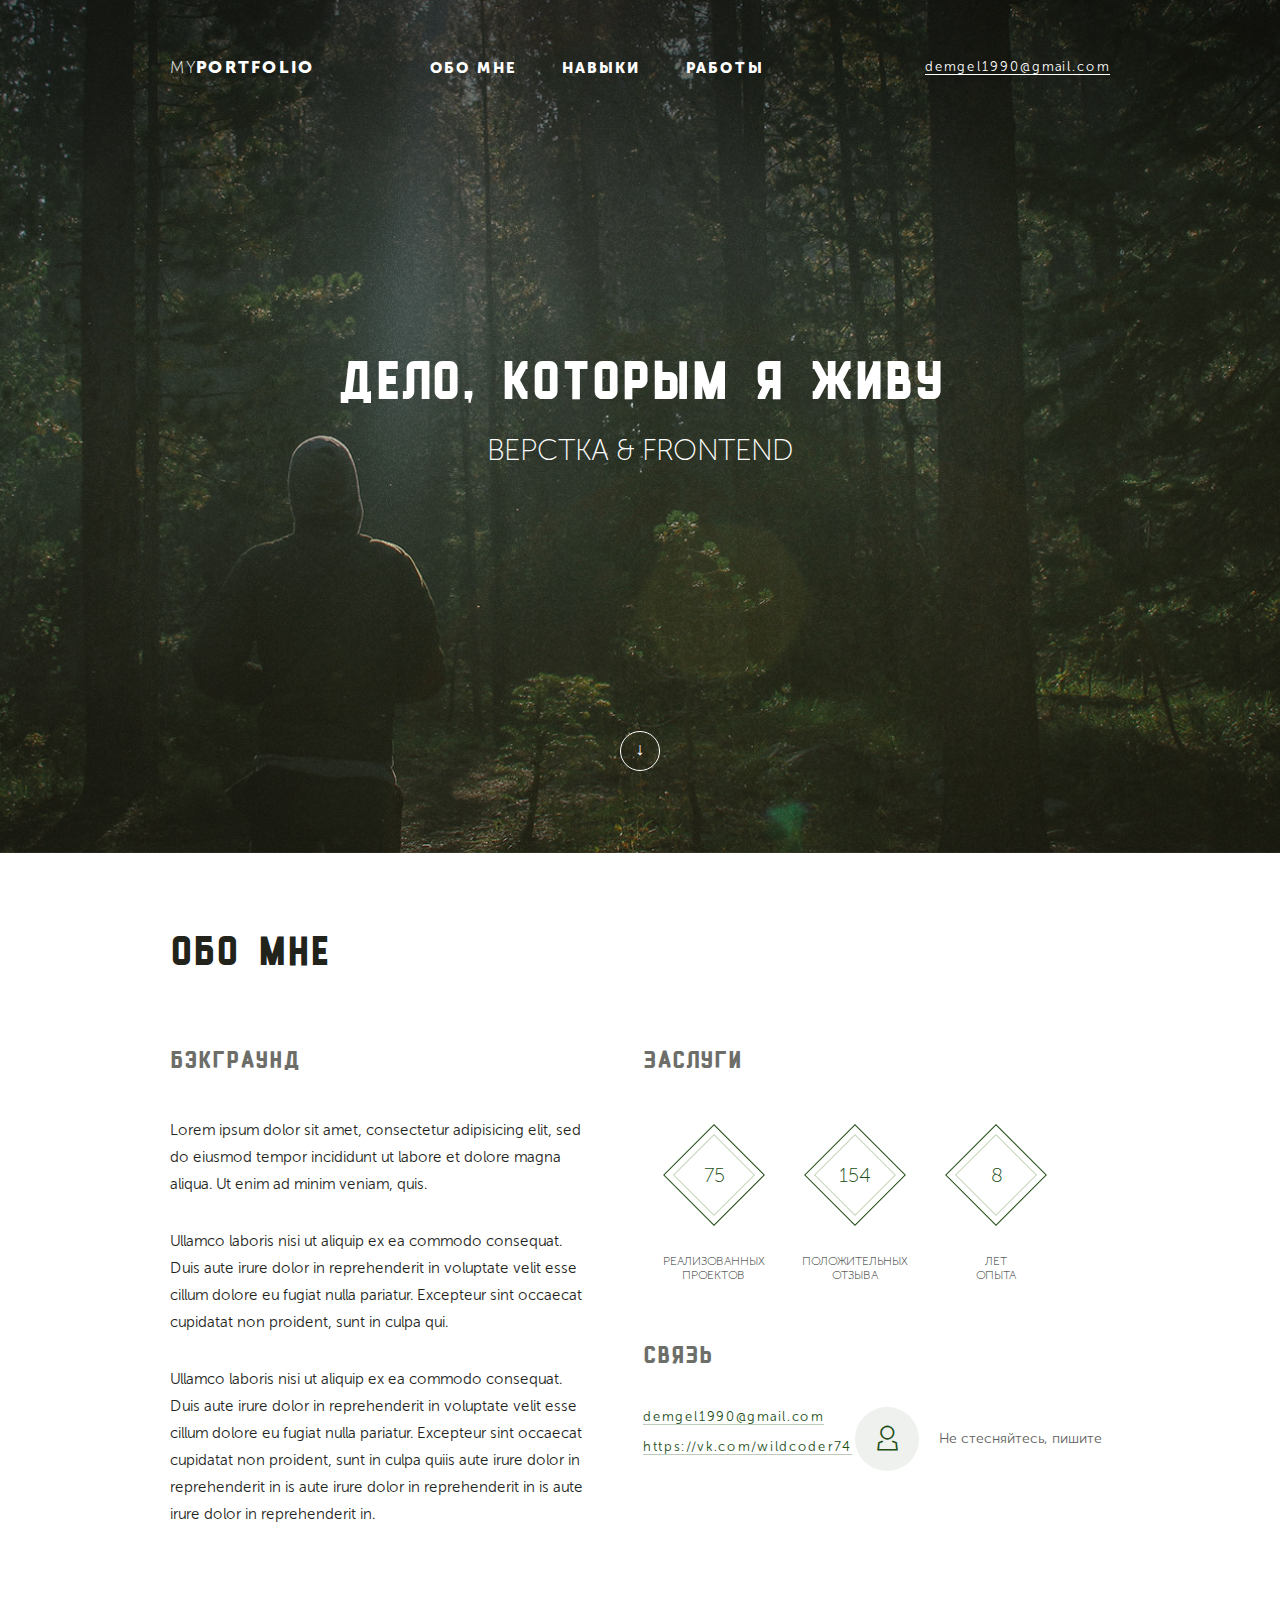
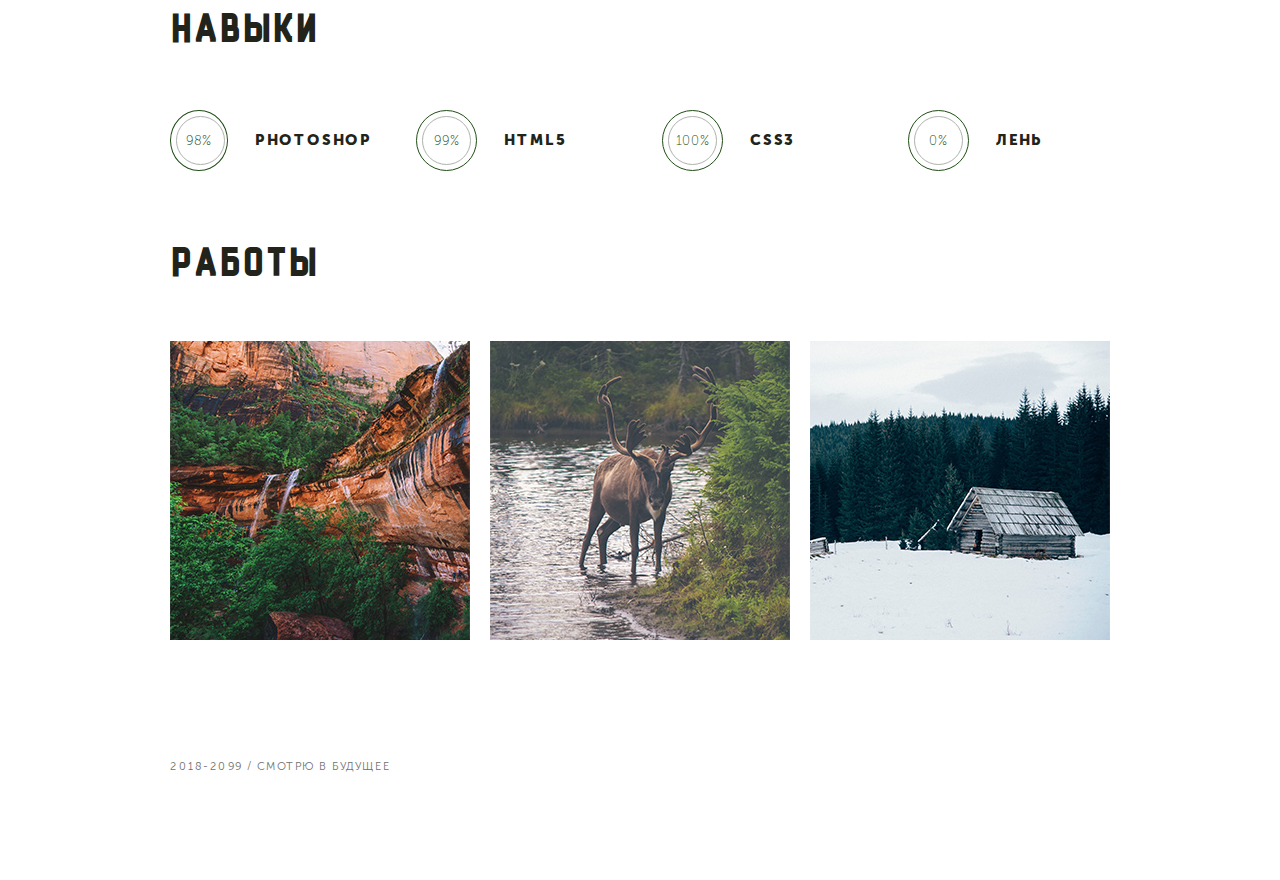
<file: index.html>
<!DOCTYPE html>
<html lang="ru">

<head>
	<meta charset="UTF-8">
	<meta name="viewport" content="width=device-width, initial-scale=1">
	<title>My portfolio</title>
	<meta name="description" content="Верстка & frontend, My Portfolio">
	<meta name="keywords" content="Верстка, frontend, дело которым я живу, My Portfolio, заслуги, навыки, работы">
	<!-- Favicon -->
	<link rel="icon" href="/assets/templates/wp/images/logo-footer.png" type="image/x-icon">
	<link rel="shortcut icon" href="#" type="image/x-icon">
	<!-- OG Tags -->
	<meta property="og.title" content="#">
	<meta property="og.description" content="#">
	<meta property="og.type" content="article">
	<meta property="og.image" content="#">
	<meta property="og.site_name" content="TEST">
	<!-- CSS Styles -->
	<link rel="stylesheet" href="css/main.css">
	<link rel="stylesheet" href="css/stroke-gap-icons.css">
</head>

<body>
	<header class="header" id="header">
		<div class="container">
			<div class="nav d-flex justify-content-between align-items-center">
				<p class="logo">
					<span class="logo__my">
						my
					</span>
					<span class="logo__portfolio">
						portfolio
					</span>
				</p>
				<nav class="menu">
					<ul class="menu__list d-flex">
						<li class="menu__item">
							<a class="menu__link" href="#">
								Обо мне
							</a>
						</li>
						<li class="menu__item">
							<a class="menu__link" href="#">
								Навыки
							</a>
						</li>
						<li class="menu__item">
							<a class="menu__link" href="#works">
								Работы
							</a>
						</li>
					</ul>
				</nav>
				<a class="nav__mail" href="#">
					demgel1990@gmail.com
				</a>
			</div>
			<div class="main">
				<h1 class="main__title">
					Дело, которым я живу
				</h1>
				<p class="main__text">
					Верстка & frontend
				</p>
			</div>
			<a class="header__arrow" href="#me">
				↓
			</a>
		</div>
	</header>
	<section class="me" id="me">
		<div class="container">
			<h2 class="me__title">
				Обо мне
			</h2>
			<div class="offer d-flex justify-content-between">
				<div class="bg">
					<h3 class="bg__title">
						Бэкграунд
					</h3>
					<p class="bg__text">
						Lorem ipsum dolor sit amet, consectetur adipisicing elit, sed do eiusmod tempor incididunt ut
						labore et dolore magna aliqua. Ut enim ad minim veniam, quis.
					</p>
					<p class="bg__text">
						Ullamco laboris nisi ut aliquip ex ea commodo consequat. Duis aute irure dolor in reprehenderit
						in voluptate velit esse cillum dolore eu fugiat nulla pariatur. Excepteur sint occaecat
						cupidatat non proident, sunt in culpa qui.
					</p>
					<p class="bg__text">
						Ullamco laboris nisi ut aliquip ex ea commodo consequat. Duis aute irure dolor in reprehenderit
						in voluptate velit esse cillum dolore eu fugiat nulla pariatur. Excepteur sint occaecat
						cupidatat non proident, sunt in culpa quiis aute irure dolor in reprehenderit in is aute irure
						dolor in reprehenderit in is aute irure dolor in reprehenderit in.
					</p>
				</div>
				<div class="service">
					<div class="merits">
						<h3 class="merits__title">
							Заслуги
						</h3>
						<div class="merits__elements d-flex">
							<div class="merits__rhombus">
								<div class="merits__digits">
									<p class="merits__number">
										75
									</p>
								</div>
								<p class="merits__text merits__text_project">
									Реализованных проектов
								</p>
							</div>
							<div class="merits__rhombus">
								<div class="merits__digits">
									<p class="merits__number">
										154
									</p>
								</div>
								<p class="merits__text merits__text_comment">
									Положительных отзыва
								</p>
							</div>
							<div class="merits__rhombus">
								<div class="merits__digits">
									<p class="merits__number">
										8
									</p>
								</div>
								<p class="merits__text merits__text_exp">
									Лет<br>опыта
								</p>
							</div>
						</div>
					</div>
					<div class="com">
						<h3 class="com__title">
							Связь
						</h3>
						<div class="com__box d-flex align-items-center">
							<div class="com__contacts">
								<a class="com__link" href="#">
									demgel1990@gmail.com
								</a>
								<a class="com__link" href="#">
									https://vk.com/wildcoder74
								</a>
							</div>
							<div class="com__wrap d-flex align-items-center">
								<div class="com__icon">
									<i class="icon icon-User"></i>
								</div>
								<p class="com__text">
									Не стесняйтесь, пишите
								</p>
							</div>
						</div>
					</div>
				</div>
			</div>
		</div>
	</section>
	<section class="skills" id="skills">
		<div class="container">
			<h2 class="skills__title">
				Навыки
			</h2>
			<div class="stat d-flex">
				<div class="stat__circle d-flex align-items-center">
					<div class="stat__percent">
						98%
					</div>
					<p class="stat__text">
						Photoshop
					</p>
				</div>
				<div class="stat__circle d-flex align-items-center">
					<div class="stat__percent">
						99%
					</div>
					<p class="stat__text">
						Html5
					</p>
				</div>
				<div class="stat__circle d-flex align-items-center">
					<div class="stat__percent">
						100%
					</div>
					<p class="stat__text">
						Css3
					</p>
				</div>
				<div class="stat__circle d-flex align-items-center">
					<div class="stat__percent">
						0%
					</div>
					<p class="stat__text">
						Лень
					</p>
				</div>
			</div>
		</div>
	</section>
	<section class="works" id="works">
		<div class="container">
			<h2 class="works__title">
				Работы
			</h2>
			<div class="foto d-flex justify-content-between">
				<div class="foto__item">
					<img class="foto__img" src="img/waterfall.jpg" alt="Водопад">
					<div class="foto__overlay">
						Название работы
						<a class="foto__link" href="https://kseniyawild.github.io/Lab-Consulting/">
							Смотреть
						</a>
					</div>
				</div>
				<div class="foto__item">
					<img class="foto__img" src="img/deer.jpg" alt="Олень">
					<div class="foto__overlay">
						Название работы
						<a class="foto__link" href="https://kseniyawild.github.io/Activelive/">
							Смотреть
						</a>
					</div>
				</div>
				<div class="foto__item">
					<img class="foto__img" src="img/winter.jpg" alt="Зима">
					<div class="foto__overlay">
						Название работы
						<a class="foto__link" href="https://kseniyawild.github.io/school/">
							Смотреть
						</a>
					</div>
				</div>
			</div>
		</div>
	</section>
	<footer class="footer" id="footer">
		<div class="container">
			<p class="footer__future">
				2018-2099 / Смотрю в будущее
			</p>
		</div>
	</footer>
</body>

</html>
</file>
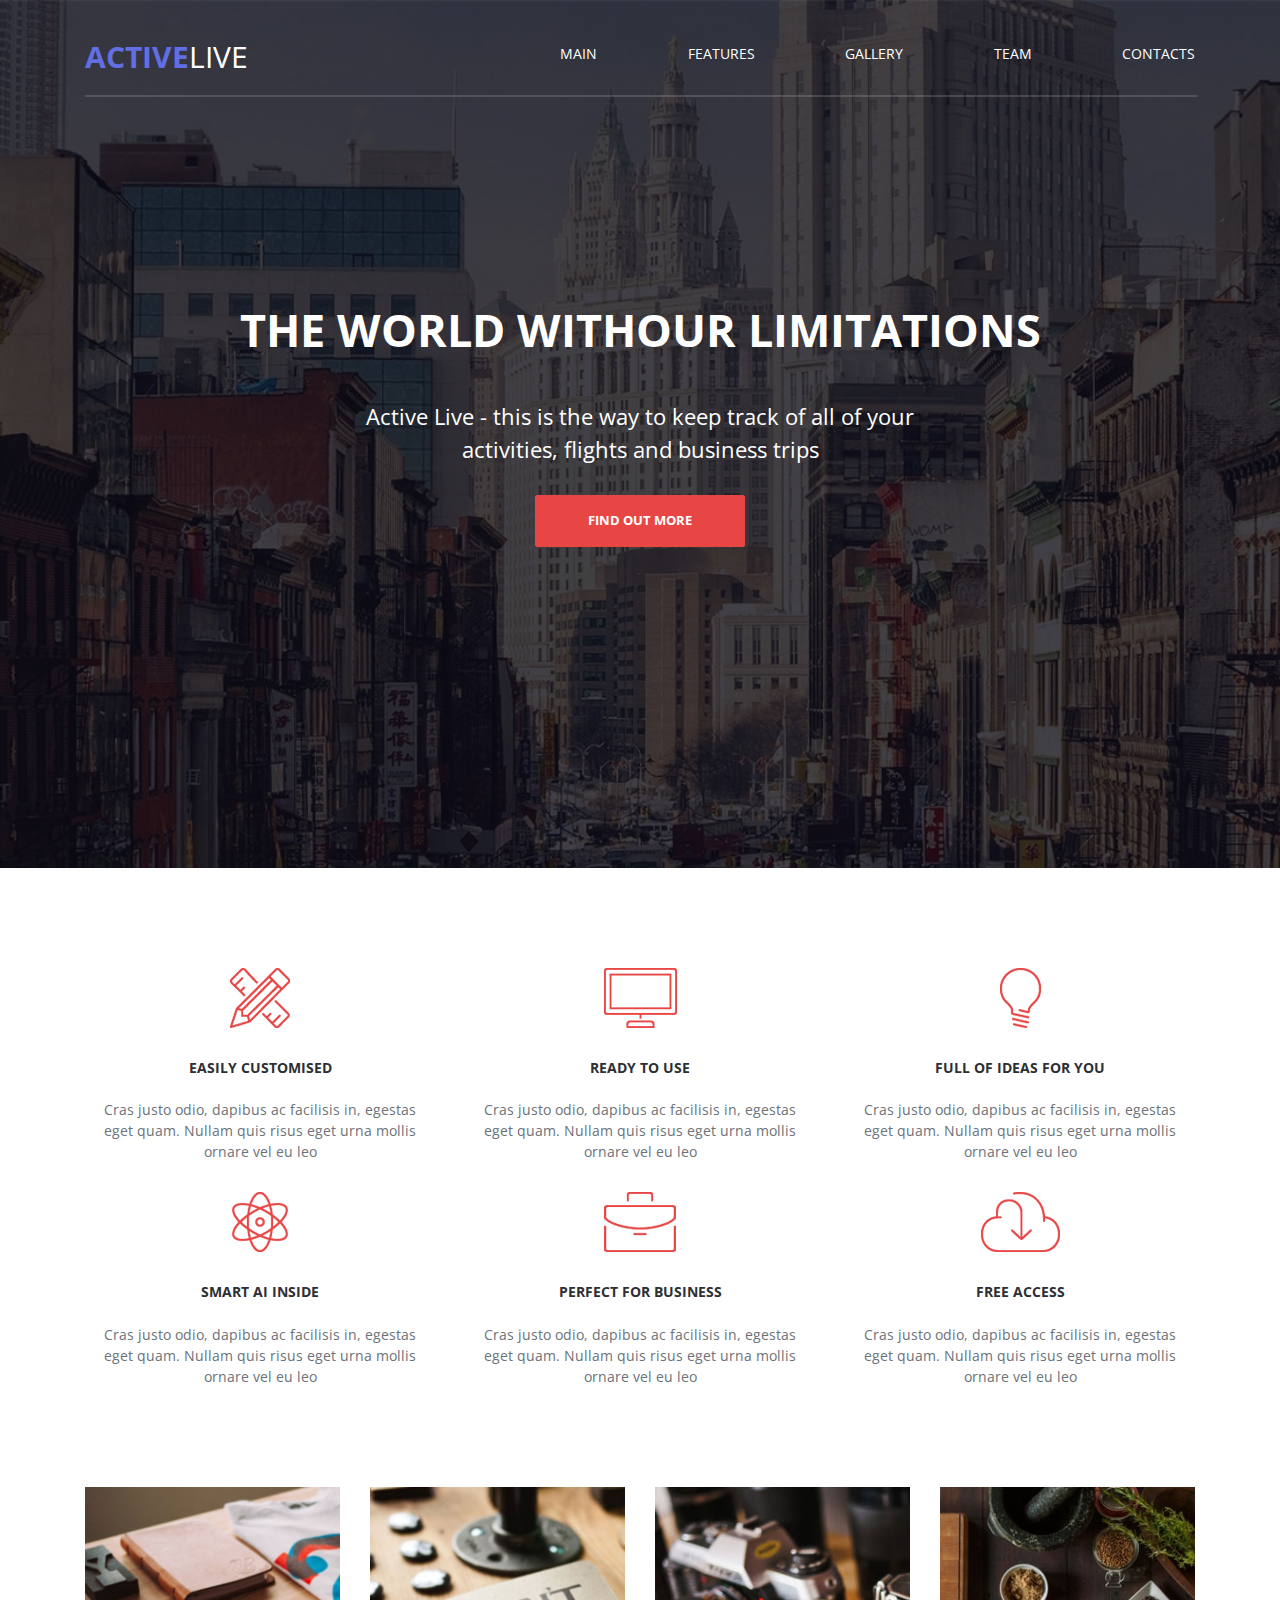
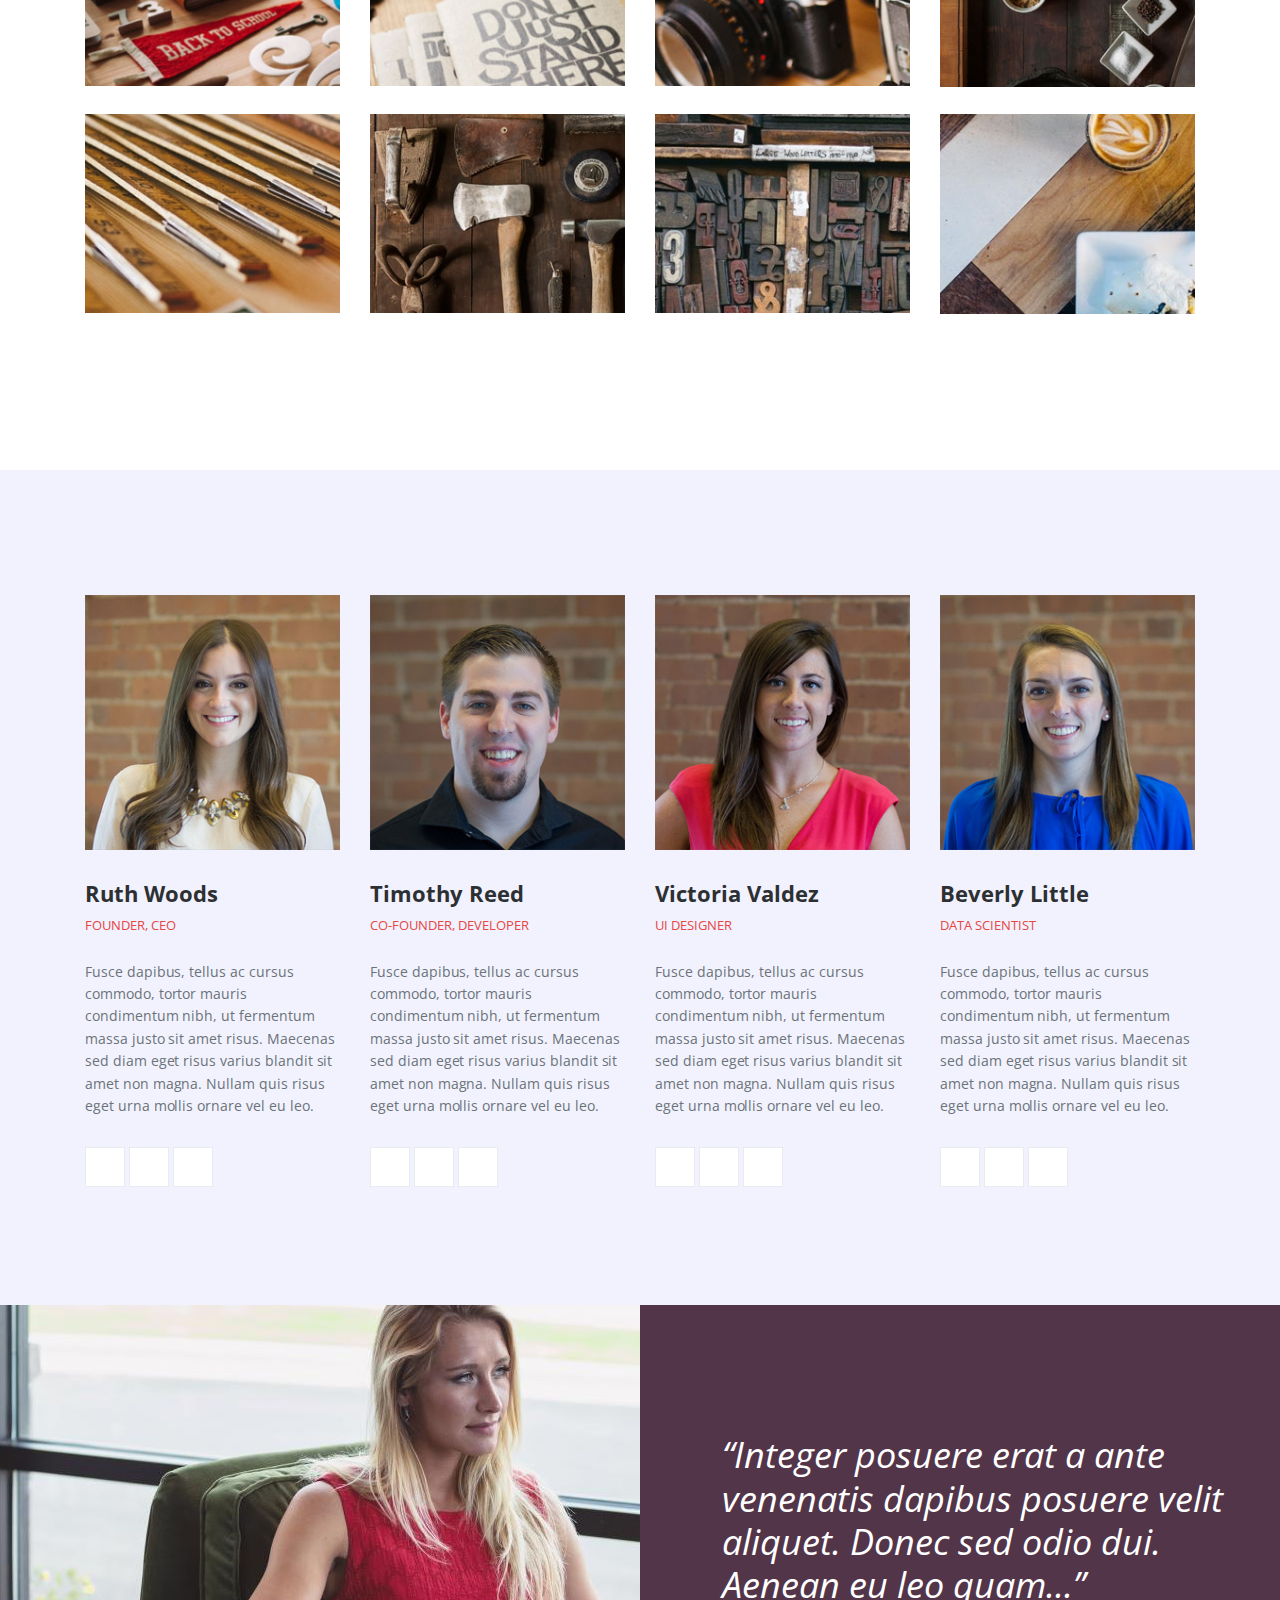
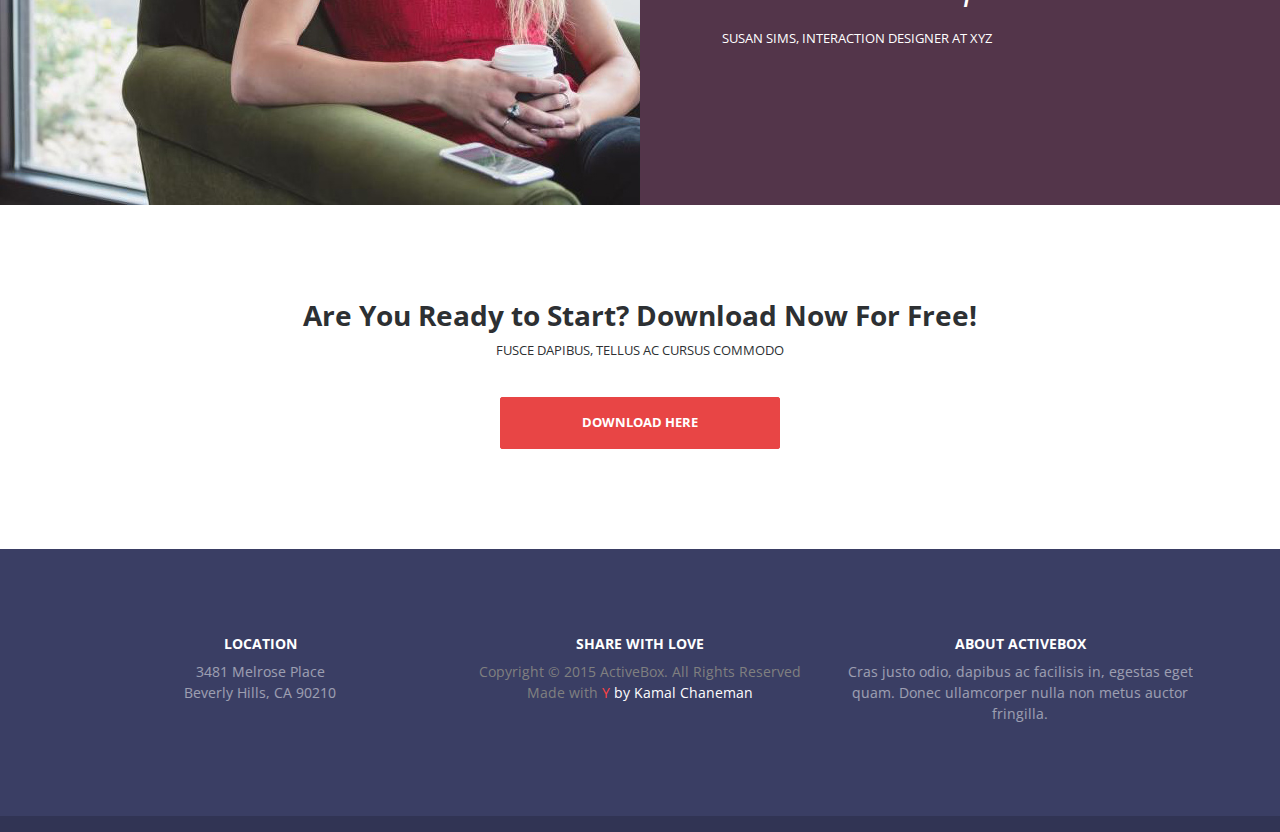
<file: Activelive/index.html>
<!DOCTYPE html>
<html lang="ru">
<head>
<meta name="viewport" content="width=device-width, initial-scale=1">
	<title>Lesson_10</title>
	<link href="https://fonts.googleapis.com/css?family=Open+Sans:400,700&amp;subset=cyrillic" rel="stylesheet">
	<meta name="description" content="Active Live">
	<meta name="keywords" content="The world withour limitations, Easily Customised,
Ready to use, Full of ideas for you, Smart ai inside, Perfect for business, Free access">
	<!-- Font awesome -->
	<link rel="stylesheet" href="https://use.fontawesome.com/releases/v5.0.10/css/all.css" integrity="sha384-+d0P83n9kaQMCwj8F4RJB66tzIwOKmrdb46+porD/OvrJ+37WqIM7UoBtwHO6Nlg" crossorigin="anonymous">
	<!-- Favicon -->
	<link rel="icon" href="/assets/templates/wp/images/logo-footer.png" type="image/x-icon">
	<link rel="shortcut icon" href="/assets/templates/wp/images/logo-footer.png" type="image/x-icon"> 
	<!-- OG Tags -->
	<meta property="og.title" content="#">
	<meta property="og.description" content="#">
	<meta property="og.type" content="article">
	<meta property="og.image" content="#">
	<meta property="og.site_name" content="TEST">
	<!-- Bootstrap reboot-->
	<link rel="stylesheet" href="css/bootstrap-reboot.min.css">
	<!-- Bootstrap min-->
	<link rel="stylesheet" href="css/bootstrap.min.css">
	<!-- CSS Styles -->
	<link rel="stylesheet" href="css/main.css">
</head>
<body>
	<div class="header" id="header">
		<div class="container">
			<div class="row">
				<div class="col-lg-2">
					<div class="logo">
						ACTIVE<span>LIVE</span>
					</div>
				</div>
				<div class="col-lg-7 ml-auto">
					<nav>
						<ul class="menu d-flex">
							<li class="menu__item">
								<a href="#">
									Main 
								</a>
							</li>
							<li class="menu__item">
								<a href="#">
									Features                   
								</a>
							</li>
							<li class="menu__item">
								<a href="#">
									Gallery
								</a>
							</li>
							<li class="menu__item">
								<a href="#">
									Team
								</a>
							</li>
							<li class="menu__item">
								<a href="#">
									Contacts
								</a>
							</li>
						</ul>
					</nav>
				</div>
			</div>
			<hr/>
			<div class="row">
				<div class="col-lg-12">
					<div class="offer text-center">
						<h1 class="offer__title">
							The world withour limitations
						</h1>
						<p class="offer__text">
							Active Live - this is the way to keep track of all of your activities, flights and business trips
						</p>
						<a class="offer__btn btn" href="#">
							Find Out More
						</a>
					</div>
				</div>
			</div>
		</div>
	</div>
	<section class="advantages" id="advantages">
		<div class="container">
			<div class="row text-center">
				<div class="col-md-6 col-lg-4">
					<div class="advantag">
						<img class="advantag__img" src="img/stationery.png" alt="stationery">
						<h4 class="advantag__title">
							Easily Customised
						</h4>
						<p class="advantag__text">
							Cras justo odio, dapibus ac facilisis in, egestas eget quam. Nullam quis risus eget urna mollis ornare vel eu leo
						</p>
					</div>
				</div>
				<div class="col-md-6 col-lg-4">
					<div class="advantag">
						<img class="advantag__img" src="img/tv.png" alt="stationery">
						<h4 class="advantag__title">
							Ready to use
						</h4>
						<p class="advantag__text">
							Cras justo odio, dapibus ac facilisis in, egestas eget quam. Nullam quis risus eget urna mollis ornare vel eu leo
						</p>
					</div>
				</div>
				<div class="col-md-6 col-lg-4">
					<div class="advantag">
						<img class="advantag__img" src="img/bulb.png" alt="stationery">
						<h4 class="advantag__title">
							Full of ideas for you
						</h4>
						<p class="advantag__text">
							Cras justo odio, dapibus ac facilisis in, egestas eget quam. Nullam quis risus eget urna mollis ornare vel eu leo
						</p>
					</div>
				</div>
				<div class="col-md-6 col-lg-4">
					<div class="advantag">
						<img class="advantag__img" src="img/atom.png" alt="stationery">
						<h4 class="advantag__title">
							Smart ai inside
						</h4>
						<p class="advantag__text">
							Cras justo odio, dapibus ac facilisis in, egestas eget quam. Nullam quis risus eget urna mollis ornare vel eu leo
						</p>
					</div>
				</div>
				<div class="col-md-6 col-lg-4">
					<div class="advantag">
						<img class="advantag__img" src="img/portfolio.png" alt="stationery">
						<h4 class="advantag__title">
							Perfect for business
						</h4>
						<p class="advantag__text">
							Cras justo odio, dapibus ac facilisis in, egestas eget quam. Nullam quis risus eget urna mollis ornare vel eu leo
						</p>
					</div>
				</div>
				<div class="col-md-6 col-lg-4">
					<div class="advantag">
						<img class="advantag__img" src="img/cloud.png" alt="stationery">
						<h4 class="advantag__title">
							Free access
						</h4>
						<p class="advantag__text">
							Cras justo odio, dapibus ac facilisis in, egestas eget quam. Nullam quis risus eget urna mollis ornare vel eu leo
						</p>
					</div>
				</div>
			</div>
		</div>
	</section>
	<section class="projects" id="projects">
		<div class="container">
			<div class="row">
				<div class="col-md-6 col-lg-3">
					<div class="photo">
						<img class="photo__img" src="img/foto1.jpg" alt="project">
						<div class="photo__overlay">
							Project Name
							<a class="photo__link" href="#">
								User Interface Design
							</a>
						</div>
					</div>
				</div>
				<div class="col-md-6 col-lg-3">
					<div class="photo">
						<img class="photo__img" src="img/foto2.jpg" alt="project">
						<div class="photo__overlay">
							Project Name
							<a class="photo__link" href="#">
								User Interface Design
							</a>
						</div>
					</div>
				</div>
				<div class="col-md-6 col-lg-3">
					<div class="photo">
						<img class="photo__img" src="img/foto3.jpg" alt="project">
						<div class="photo__overlay">
							Project Name
							<a class="photo__link" href="#">
								User Interface Design
							</a>
						</div>
					</div>
				</div>
					<div class="col-md-6 col-lg-3">
					<div class="photo">
						<img class="photo__img" src="img/foto4.jpg" alt="project">
						<div class="photo__overlay">
							Project Name
							<a class="photo__link" href="#">
								User Interface Design
							</a>
						</div>
					</div>
					</div>
					<div class="col-md-6 col-lg-3">
					<div class="photo">
						<img class="photo__img" src="img/foto5.jpg" alt="project">
						<div class="photo__overlay">
							Project Name
							<a class="photo__link" href="#">
								User Interface Design
							</a>
						</div>
					</div>
				</div>
					<div class="col-md-6 col-lg-3">
					<div class="photo">
						<img class="photo__img" src="img/foto6.jpg" alt="project">
						<div class="photo__overlay">
							Project Name
							<a class="photo__link" href="#">
								User Interface Design
							</a>
						</div>
					</div>
				</div>
					<div class="col-md-6 col-lg-3">
					<div class="photo">
						<img class="photo__img" src="img/foto7.jpg" alt="project">
						<div class="photo__overlay">
							Project Name
							<a class="photo__link" href="#">
								User Interface Design
							</a>
						</div>
					</div>
				</div>
					<div class="col-md-6 col-lg-3">
					<div class="photo">
						<img class="photo__img" src="img/foto8.jpg" alt="project">
						<div class="photo__overlay">
							Project Name
							<a class="photo__link" href="#">
								User Interface Design
							</a>
						</div>
					</div>
				</div>
			</div>
		</div>
	</section>
	<section class="staff" id="staff">
		<div class="container">
			<div class="row">
				<div class="col-md-6 col-lg-3">
					<div class="people">
						<img class="people__img" src="img/Ruth Woods.jpg" alt="Ruth Woods">
						<h3 class="people__title">
							Ruth Woods
						</h3>
						<span class="people__position">
							Founder, CEO
						</span>
						<p class="people__text">
							Fusce dapibus, tellus ac cursus commodo, tortor mauris condimentum nibh, ut fermentum massa justo sit amet risus. Maecenas sed diam eget risus varius blandit sit amet non magna. Nullam quis risus eget urna mollis ornare vel eu leo.
						</p>
						<div class="people__icon d-flex">
							<a class="people__link" href="#">
								<i class="fab fa-facebook-f people__brand"></i>
							</a>
							<a href="#" class="people__link">
								<i class="fab fa-twitter people__brand"></i>
							</a>
							<a href="#" class="people__link">
								<i class="fab fa-linkedin people__brand"></i>
							</a>
						</div>
					</div>
				</div>
				<div class="col-md-6 col-lg-3">
					<div class="people">
						<img class="people__img" src="img/Timothy Reed.jpg" alt="Timothy Reed">
						<h3 class="people__title">
							Timothy Reed
						</h3>
						<span class="people__position">
							Co-Founder, Developer
						</span>
						<p class="people__text">
							Fusce dapibus, tellus ac cursus commodo, tortor mauris condimentum nibh, ut fermentum massa justo sit amet risus. Maecenas sed diam eget risus varius blandit sit amet non magna. Nullam quis risus eget urna mollis ornare vel eu leo.
						</p>
						<div class="people__icon d-flex">
							<a class="people__link" href="#">
								<i class="fab fa-facebook-f people__brand"></i>
							</a>
							<a href="#" class="people__link">
								<i class="fab fa-twitter people__brand"></i>
							</a>
							<a href="#" class="people__link">
								<i class="fab fa-linkedin people__brand"></i>
							</a>
						</div>
					</div>
				</div>
				<div class="col-md-6 col-lg-3">
					<div class="people">
						<img class="people__img" src="img/Victoria Valdez.jpg" alt="Victoria Valdez">
						<h3 class="people__title">
							Victoria Valdez
						</h3>
						<span class="people__position">
							UI Designer
						</span>
						<p class="people__text">
							Fusce dapibus, tellus ac cursus commodo, tortor mauris condimentum nibh, ut fermentum massa justo sit amet risus. Maecenas sed diam eget risus varius blandit sit amet non magna. Nullam quis risus eget urna mollis ornare vel eu leo.
						</p>
						<div class="people__icon d-flex">
							<a class="people__link" href="#">
								<i class="fab fa-facebook-f people__brand"></i>
							</a>
							<a href="#" class="people__link">
								<i class="fab fa-twitter people__brand"></i>
							</a>
							<a href="#" class="people__link">
								<i class="fab fa-linkedin people__brand"></i>
							</a>
						</div>
					</div>
				</div>
				<div class="col-md-6 col-lg-3">
					<div class="people">
						<img class="people__img" src="img/Beverly Little.jpg" alt="Beverly Little">
						<h3 class="people__title">
							Beverly Little
						</h3>
						<span class="people__position">
							Data Scientist
						</span>
						<p class="people__text">
							Fusce dapibus, tellus ac cursus commodo, tortor mauris condimentum nibh, ut fermentum massa justo sit amet risus. Maecenas sed diam eget risus varius blandit sit amet non magna. Nullam quis risus eget urna mollis ornare vel eu leo.
						</p>
						<div class="people__icon d-flex">
							<a class="people__link" href="#">
								<i class="fab fa-facebook-f people__brand"></i>
							</a>
							<a href="#" class="people__link">
								<i class="fab fa-twitter people__brand"></i>
							</a>
							<a href="#" class="people__link">
								<i class="fab fa-linkedin people__brand"></i>
							</a>
						</div>
					</div>
				</div>
			</div>
		</div>
	</section>
	<section class="thoughts" id="thoughts">
		<div class="container-fluid container-fluid_plain">
			<div class="row no-gutters">
				<div class="col-lg-6">
					<div class="rest"></div>
				</div>
				<div class="col-lg-6 d-flex">
					<div class="quote">
						<p class="quote__text quote__text_main">
							“Integer posuere erat a ante venenatis dapibus posuere velit aliquet. Donec sed odio dui. Aenean eu leo quam...”
						</p>
						<p class="quote__text quote__text_subtext">
							Susan Sims, Interaction Designer at XYZ
						</p>
					</div>
				</div>
			</div>
		</div>
	</section>
	<section class="free" id="free">
		<div class="container">
			<div class="row">
				<div class="col-lg-12">
					<div class="start">
						<h2 class="start__title">
							Are You Ready to Start? Download Now For Free!
						</h2>
						<p class="start__text">
							Fusce dapibus, tellus ac cursus commodo
						</p>
						<a class="start__btn btn" href="#">
							Download Here
						</a>
					</div>
				</div>
			</div>
		</div>
	</section>
	<footer class="footer" id="footer">
		<div class="container">
			<div class="row">
				<div class="offset-lg-1 col-lg-2">
					<div class="info">
						<h4 class="info__title">
						Location
						</h4>
						<p class="info__text">
							3481 Melrose Place
							Beverly Hills, CA 90210
						</p>
					</div>
				</div>
				<div class="offset-lg-1 col-lg-4">
					<div class="info">
						<h4 class="info__title">
							Share with Love
						</h4>
						<p class="info__text_mix">
							Copyright © 2015 ActiveBox. All Rights Reserved
							Made with <span class="info__text_red">Y</span> <span class="info__text_white">by Kamal Chaneman</span>
						</p>
					</div>
				</div>
				<div class="col-lg-4">
					<div class="info">
						<h4 class="info__title">
							About ActiveBox
						</h4>
						<p class="info__text">
							Cras justo odio, dapibus ac facilisis in, egestas eget quam. Donec ullamcorper nulla non metus auctor fringilla.
						</p>
					</div>
				</div>
			</div>
		</div>
	</footer>
</body>
</html>
</file>
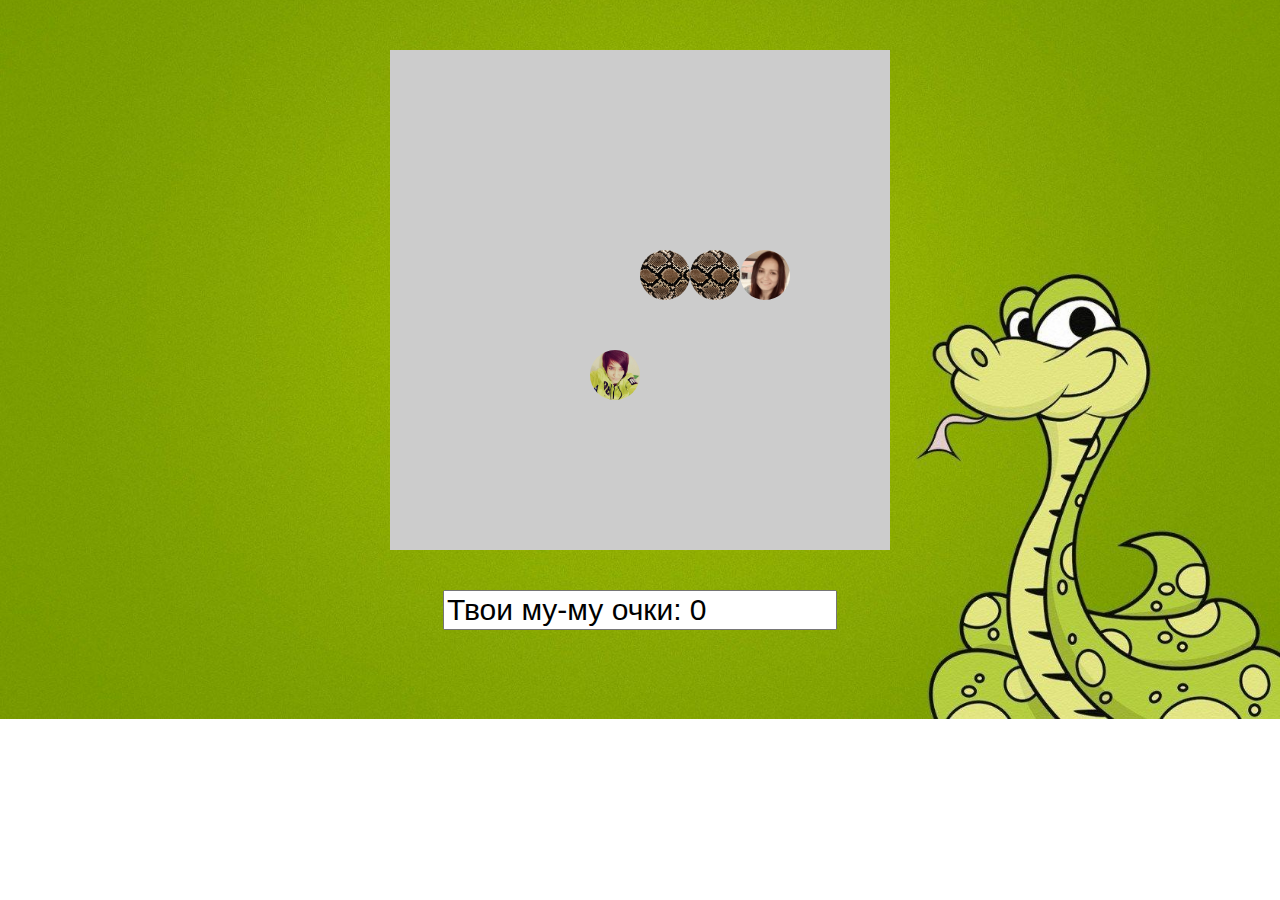
<file: Game Snake/index.html>
<!DOCTYPE html>
<html lang="ru">
<head>
	<meta charset="UTF-8">
	<meta name="viewport" content="width=device-width, initial-scale=1.0">
	<title>Snake omnomnom</title>
	<link rel="stylesheet" href="main.css">
</head>
<body>
	<script src="main.js"></script>
</body>
</html>
</file>
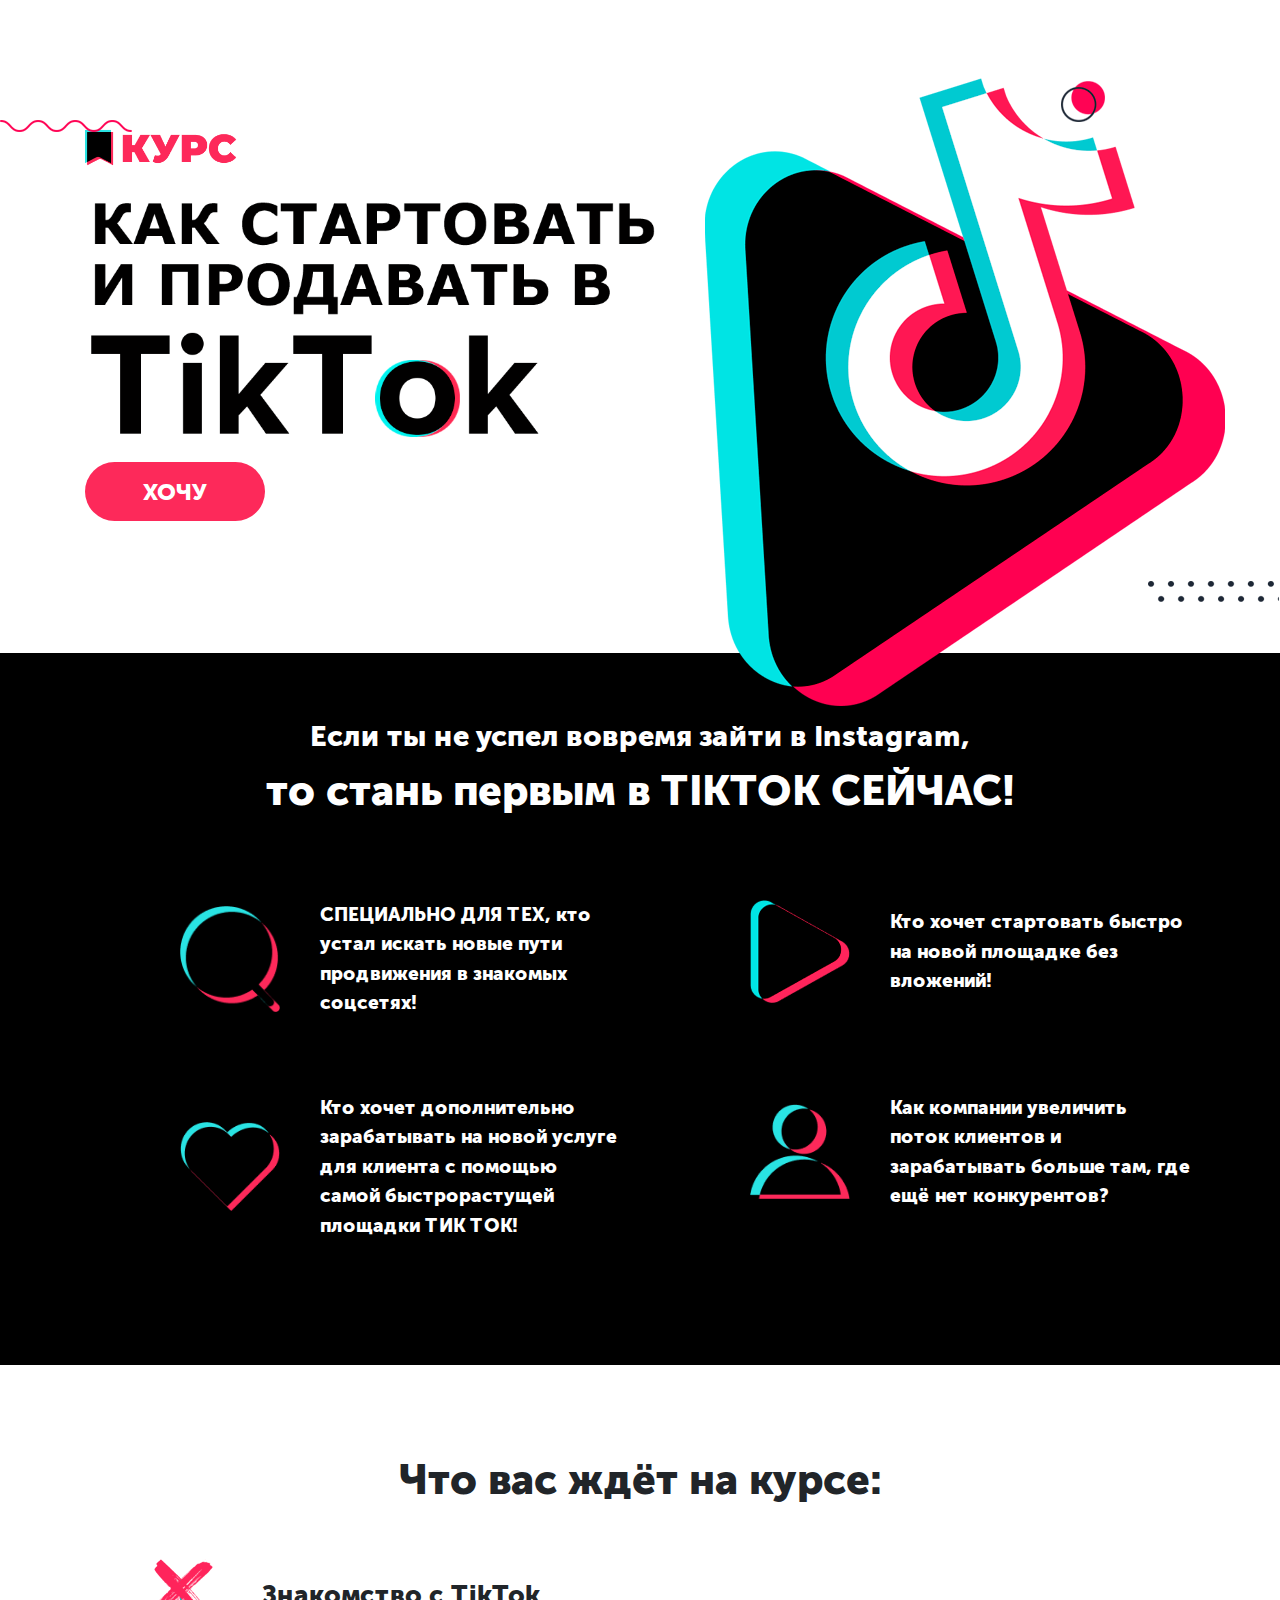
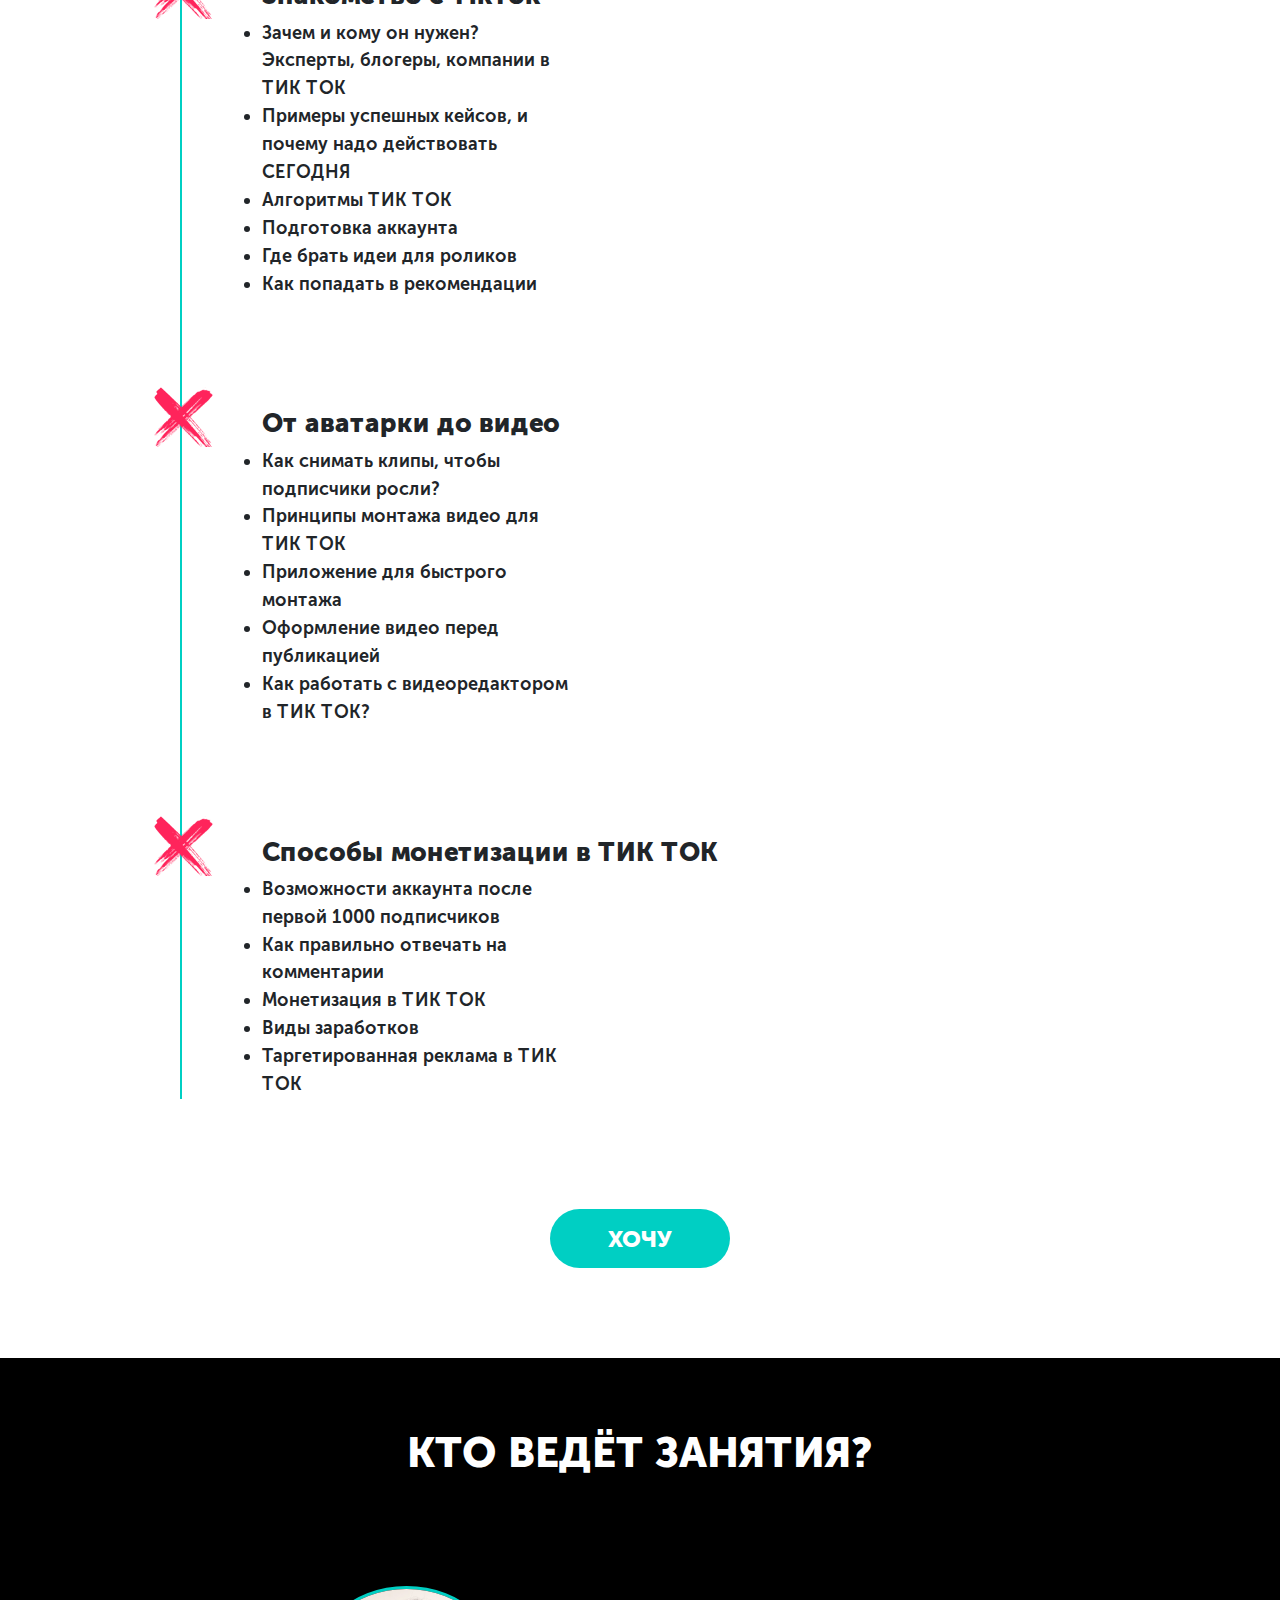
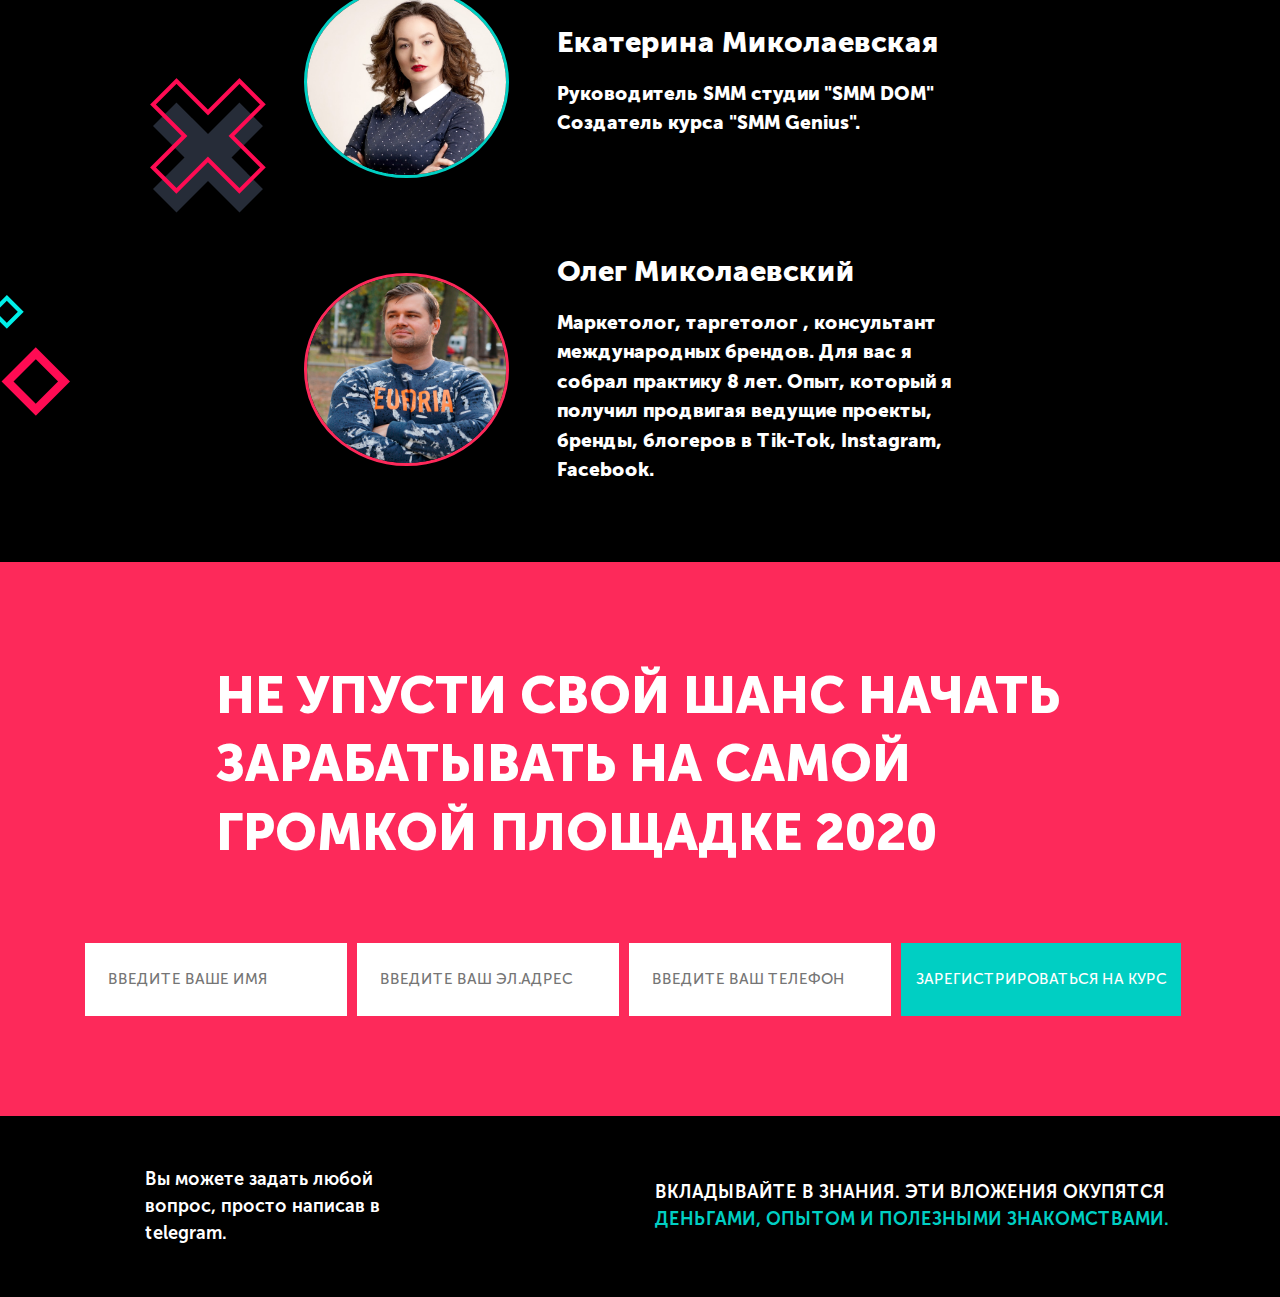
<file: tik-tok/index.html>
<!DOCTYPE html>
<html lang="ru">

<head>
    <meta charset="UTF-8">
    <title>Курс по Tik Tok</title>
    <!--Connecting adaptivity-->
    <meta name="viewport" content="width=device-width, initial-scale=1">
    <!--OG Tags-->
    <meta property="og:title" content='Курс по Tik Tok'>
    <meta property="og:description"
        content='Курс из трех модулей для того, чтобы начать зарабатывать в самой популярной социальной сети 2020'>
    <meta name="keywords" content="лекция, марафон, instagram, tok-tok">
    <meta property="og:type" content="website">
    <meta property="og:image" content="img/Group_8.png">
    <meta property="og:site_name" content="Название / Описание">
    <!-- Bootstrap Reboot CSS -->
    <link rel="stylesheet" href="css/bootstrap-reboot.min.css">
    <!-- Bootstrap CSS -->
    <link rel="stylesheet" href="css/bootstrap.min.css">
    <!-- Main CSS -->
    <link rel="icon" type="image/vnd.microsoft.icon" href="img/ico.png">
    <link rel="stylesheet" href="https://use.fontawesome.com/releases/v5.8.1/css/all.css"
        integrity="sha384-50oBUHEmvpQ+1lW4y57PTFmhCaXp0ML5d60M1M7uH2+nqUivzIebhndOJK28anvf" crossorigin="anonymous">
    <link rel="stylesheet" href="css/jquery.arcticmodal-0.3.css">
    <link rel="stylesheet" href="css/main.css">
</head>

<body>
    <header class="header" id="header">
        <div class="container">
            <div class="row">
                <div class="col-lg-12">
                    <div class="menu">
                        <a href="whatsapp://send?phone=+380996004666" class="menu__link">
                            <i class="fab fa-whatsapp"></i>
                        </a>
                        <a href="tg://resolve?domain=@Mozharovskaya" class="menu__link">
                            <i class="fab fa-telegram"></i>
                        </a>
                    </div>
                </div>
            </div>
            <div class="curve"></div>
            <div class="row down">
                <div class="col-lg-6">
                    <div class="main">
                        <div class="main__subtitle">
                            <img src="img/Group_5.png" alt="Курс">
                        </div>
                        <div class="main__title">
                            <img src="img/how.png" alt="tiktok">
                        </div>
                        <a href="#" class="main__link btn">Хочу</a>
                    </div>
                </div>
                <div class="col-lg-6">
                    <div class="block-img">
                        <div class="small-img"></div>
                        <div class="big-img"></div>
                    </div>
                </div>
            </div>
            <div class="points">
            </div>
        </div>
    </header>

    <section class="whom" id="whom">
        <div class="container">
            <div class="row">
                <div class="col-lg-12">
                    <h2 class="whom__title">
                        <span class="whom__title-small">Если ты не успел вовремя зайти в Instagram,<br></span> то стань
                        первым в <span class="whom__title-big">tiktok сейчас</span>!
                    </h2>
                </div>
            </div>
            <div class="row">
                <div class="offset-lg-1 col-lg-5">
                    <div class="advantage">
                        <div class="advantage__img">
                            <img src="img/Group-11.png" alt="magnifier">
                        </div>
                        <p class="advantage__text">
                            <span>Специально для тех</span>, кто устал искать новые пути
                            продвижения в знакомых соцсетях!
                        </p>
                    </div>
                </div>
                <div class="offset-lg-1 col-lg-5">
                    <div class="advantage">
                        <div class="advantage__img">
                            <img src="img/Play.png" alt="magnifier">
                        </div>
                        <p class="advantage__text">
                            Кто хочет стартовать быстро на новой площадке без вложений!
                        </p>
                    </div>
                </div>
                <div class="offset-lg-1 col-lg-5">
                    <div class="advantage">
                        <div class="advantage__img">
                            <img src="img/Group-3.png" alt="magnifier">
                        </div>
                        <p class="advantage__text">
                            Кто хочет дополнительно зарабатывать на новой услуге для
                            клиента с помощью самой быстрорастущей площадки ТИК ТОК!
                        </p>
                    </div>
                </div>
                <div class="offset-lg-1 col-lg-5">
                    <div class="advantage">
                        <div class="advantage__img">
                            <img src="img/Group-13.png" alt="magnifier">
                        </div>
                        <p class="advantage__text">
                            Как компании увеличить поток клиентов и зарабатывать
                            больше там, где ещё нет конкурентов?
                        </p>
                    </div>
                </div>
            </div>
        </div>
    </section>

    <section class="course" id="course">
        <div class="container">
            <div class="row">
                <div class="col-lg-12">
                    <h2 class="course__title">
                        Что вас ждёт на курсе:
                    </h2>
                </div>
            </div>
            <div class="row">
                <div class="offset-lg-1 col-lg-11">
                    <div class="block">
                        <div class="block__list">
                            <div class="block__cross"></div>
                            <h3 class="block__title">
                                Знакомство с TikTok
                            </h3>
                            <ul>
								<li class="block__item">
                                    Зачем и кому он нужен? Эксперты, блогеры, компании в ТИК ТОК 
								</li>
								<li class="block__item">
									Примеры успешных кейсов, и почему надо действовать СЕГОДНЯ 
                                </li>
                                <li class="block__item">
                                    Алгоритмы ТИК ТОК
                                </li>
                                <li class="block__item">
                                    Подготовка аккаунта
                                </li>
                                <li class="block__item">
                                    Где брать идеи для роликов
                                </li>
                                <li class="block__item">
                                    Как попадать в рекомендации
                                </li>
                            </ul>
                        </div>
                        <div class="block__list">
                            <div class="block__cross"></div>
                            <h3 class="block__title">
                                От аватарки до видео
                            </h3>
                            <ul>
                                <li class="block__item">
                                    Как снимать клипы, чтобы подписчики росли?
                                </li>
                                <li class="block__item">
                                    Принципы монтажа видео для ТИК ТОК
                                </li>
                                <li class="block__item">
                                    Приложение для быстрого монтажа
                                </li>
                                <li class="block__item">
                                    Оформление видео перед публикацией
                                </li>
                                <li class="block__item">
                                    Как работать с видеоредактором в ТИК ТОК?
                                </li>
                            </ul>
                        </div>
                        <div class="block__list">
                            <div class="block__cross"></div>
                            <h3 class="block__title">
                                Способы монетизации в ТИК ТОК
                            </h3>
                            <ul>
                                <li class="block__item">
                                    Возможности аккаунта после первой 1000 подписчиков
                                </li>
                                <li class="block__item">
                                    Как правильно отвечать на комментарии
                                </li>
                                <li class="block__item">
                                    Монетизация в ТИК ТОК
                                </li>
                                <li class="block__item">
                                    Виды заработков
                                </li>
                                <li class="block__item">
                                    Таргетированная реклама в ТИК ТОК
                                </li>
                            </ul>
                        </div>
                    </div>
                </div>
            </div>
            <div class="row">
                <div class="col-lg-12">
                    <a href="#" class="course__btn btn">
                        Хочу
                    </a>
                </div>
            </div>
        </div>
    </section>

    <section class="teachers" id="teachers">
        <div class="container">
            <div class="row">
                <div class="col-lg-12">
                    <h2 class="teachers__title">
                        Кто ведёт занятия?
                    </h2>
                    <div class="teacher__parallax-bg1"></div>
                    <div class="teacher__parallax-bg2"></div>
                    <div class="teachers__block">
                        <div class="teachers__item">
                            <div class="teachers__ico">
                                <img class="teachers__img teachers__img_mint" src="img/ekaterina.PNG" alt="foto">
                            </div>
                            <div class="teachers__wrap">
                                <h4 class="teachers__name">
                                    Екатерина Миколаевская
                                </h4>
                                <p class="teachers__text">
                                    Руководитель SMM студии
                                    "SMM DOM"
                                    Создатель курса "SMM Genius".
                                </p>
                            </div>
                        </div>
                        <div class="teachers__item">
                            <div class="teachers__ico">
                                <img class="teachers__img teachers__img_pink" src="img/oleg3.png" alt="foto">
                            </div>
                            <div class="teachers__wrap">
                                <h4 class="teachers__name">
                                    Олег Миколаевский
                                </h4>
                                <p class="teachers__text">
                                    Маркетолог, таргетолог , консультант
                                    международных брендов. Для вас я собрал практику 8 лет. Опыт, который я получил
                                    продвигая ведущие
                                    проекты, бренды, блогеров в Tik-Tok, Instagram, Facebook.
                                </p>
                            </div>
                        </div>
                    </div>
                </div>
            </div>
        </div>
    </section>

    <section class="chance" id="chance">
        <div class="container">
            <div class="row">
                <div class="col-lg-12">
                    <p class="chance__subtitle">
                        Не упусти свой шанс начать зарабатывать на самой громкой площадке 2020
                    </p>
                    <form action="#" class="form ks__form2">
                        <div class="form__wrap">
                            <input type="text" class="form__input ks__name2" name="name2"
                                placeholder="Введите ваше имя">
                            <input type="email" class="form__input ks__email2" name="email2"
                                placeholder="Введите ваш эл.адрес">
                            <input type="tel" class="form__input ks__phone2" name="tel"
                                placeholder="Введите ваш телефон">
                            <button class="form__btn" type="submit" class="form__submit btn">
                                Зарегистрироваться на курс
                            </button>
                        </div>
                    </form>
                </div>
            </div>
        </div>
    </section>

    <footer class="footer" id="footer">
        <div class="container">
            <div class="row align-items-center">
                <div class="col-lg-6">
                    <div class="footer__contact">
                        <p class="footer__questions">
                            Вы можете задать любой вопрос, просто написав в telegram.
                        </p>
                        <div class="menu">
                            <a href="tg://resolve?domain=@Mozharovskaya" class="menu__link link-down">
                                <i class="fab fa-telegram"></i>
                            </a>
                        </div>
                    </div>
                </div>
                <div class="col-lg-6">
                    <p class="footer__knowledge">
                        Вкладывайте в знания. Эти вложения окупятся <span>деньгами, опытом и полезными
                            знакомствами.</span>
                    </p>
                </div>
            </div>
        </div>
    </footer>

    <!-- Modal window -->
    <div style="display: none;">
        <div class="box-modal" id="exampleModal">
            <div class="box-modal_close arcticmodal-close">закрыть</div>
            <form action="#" class="form-popup ks__form">
                <h3 class="form-popup__title">
                    Оставьте заявку на курс
                </h3>
                <p class="form-popup__text">
                    После отправки заявки с Вами свяжется наш менеджер
                </p>
                <div class="form-popup__wrap">
                    <input type="text" class="form-popup__input ks__name" name="name" placeholder="Ваше имя">
                    <input type="tel" class="form-popup__input ks__phone" name="phone" placeholder="Телефон">
                    <div class="t-input-group">
                        <div class="t-input-block">
                            <input type="radio" id="form__buy" name="check" class="form__radio ks__check" value="buy"
                                checked>
                            <label for="form__buy" class=" t-descr">Хочу купить курс</label>
                        </div>
                    </div>
                    <div class="t-input-group">
                        <div class="t-input-block">
                            <input type="radio" id="form__info" name="check" class="form__radio ks__check" value="info">
                            <label for="form__info" class=" t-descr">Хочу узнать подробности по курс</label>
                        </div>
                    </div>
                    <button type="submit" class="form-popup__submit">
                        Отправить
                    </button>
                </div>
            </form>
        </div>
    </div>


    <!-- Modal1 window -->
    <div class="modal1">
        <div class="box-modal" id="exampleModal2">
            <div class="box-modal_close arcticmodal-close check_close">close</div>
            <p class="modal1__text">
                Спасибо, что написали нам
            </p>
            <p class="modal1__text">
                Мы свяжемся с вами в ближайшее время
            </p>
        </div>
    </div>

    <!-- Block scripts -->
    <script src="js/jquery-3.3.1.min.js"></script>
    <script src="js/jquery.arcticmodal-0.3.min.js"></script>
    <script src="js/main.js"></script>
</body>

</html>
</file>
<file: css/main.css>
/*--------------Font connection-------------------*/
@font-face {
    font-family: 'Natasha';
    src: url(../fonts/Natasha.eot);
    src: url(../fonts/Natasha.eot?#iefix) format('embedded-opentype'),
        url(../fonts/Natasha.woff2) format('woff2'),
        url(../fonts/Natasha.woff) format('woff'),
        url(../fonts/Natasha.ttf) format('truetype'),
        url(../fonts/Natasha.svg#Natasha) format('svg');
    font-weight: bold;
    font-style: normal;
}

@font-face {
    font-family: 'Museo Sans 900';
    src: url('../fonts/MuseoSansCyrl-900.eot');
    src: url('../fonts/MuseoSansCyrl-900.eot?#iefix') format('embedded-opentype'),
        url('../fonts/MuseoSansCyrl-900.woff2') format('woff2'),
        url('../fonts/MuseoSansCyrl-900.woff') format('woff'),
        url('../fonts/MuseoSansCyrl-900.ttf') format('truetype'),
        url('../fonts/MuseoSansCyrl-900.svg#MuseoSansCyrl-900') format('svg');
}

@font-face {
    font-family: 'Museo Sans 300';
    src: url('../fonts/MuseoSansCyrl-300.eot');
    src: url('../fonts/MuseoSansCyrl-300.eot?#iefix') format('embedded-opentype'),
        url('../fonts/MuseoSansCyrl-300.woff2') format('woff2'),
        url('../fonts/MuseoSansCyrl-300.woff') format('woff'),
        url('../fonts/MuseoSansCyrl-300.ttf') format('truetype'),
        url('../fonts/MuseoSansCyrl-300.svg#MuseoSansCyrl-300') format('svg');
}

@font-face {
    font-family: 'Museo Sans 100';
    src: url('../fonts/MuseoSansCyrl-100.eot');
    src: url('../fonts/MuseoSansCyrl-100.eot?#iefix') format('embedded-opentype'),
        url('../fonts/MuseoSansCyrl-100.woff2') format('woff2'),
        url('../fonts/MuseoSansCyrl-100.woff') format('woff'),
        url('../fonts/MuseoSansCyrl-100.ttf') format('truetype'),
        url('../fonts/MuseoSansCyrl-100.svg#MuseoSansCyrl-100') format('svg');
}

/*----------------Specification----------------------*/

body {
    font-family: Museo Sans 300, sans-serif;
    color: ##22241b;
    padding: 0;
    margin: 0;
}

.container {
    width: 940px;
    margin: 0 auto;
}

div,
p,
form,
input,
a,
span,
button {
    box-sizing: border-box;
}

a {
    text-decoration: none;
}

p {
    font-family: 'Museo Sans 300';
    margin: 0;
    font-size: 15px;
    color: #22241b;
}

ul,
li {
    display: block;
    padding: 0;
    margin: 0;
}

h1,
h2,
h3,
h4,
h5,
h6 {
    padding: 0;
    margin: 0;
    line-height: 1.122;
    font-family: 'Natasha';
}

h1 {
    font-size: 49px;
    margin: 283px 0 18px;
}

h2 {
    font-family: 'Natasha';
    font-size: 37px;
    background: ##fff;
    color: #22241b;
}

h3 {
    font-family: 'Natasha';
    font-size: 22px;
    text-transform: uppercase;
    color: #22241b;
    opacity: .66;
    margin-bottom: 41px;
}

.d-flex {
    display: -webkit-flex;
    display: -moz-flex;
    display: -ms-flex;
    display: -o-flex;
    display: flex;
}

.justify-content-between {
    justify-content: space-between;
}

.justify-content-around {
    justify-content: space-around;
}

.align-items-center {
    align-items: center;
}

.text-align-center {
    text-align: center;
}


/*-------------Header----------------*/

.header {
    background: #1b1d12 url(../img/bg.jpg) no-repeat center top / cover;
    padding: 57px 0 82px;
    color: #fff;
}

.nav {
    letter-spacing: 0.12em;
}

.logo {
    font-size: 17px;
    text-transform: uppercase;
    color: #fff;
}

.logo__my {
    font-family: 'Museo Sans 100', sans-serif;
}

.logo__portfolio {
    font-family: 'Museo Sans 900', sans-serif;
    margin-left: -6px;
}

.menu {
    font-family: 'Museo Sans 900', sans-serif;
}

.menu__list {
    list-style: none;
}

.menu__link {
    font-size: 15px;
    color: #fff;
    text-transform: uppercase;
    margin-right: 46px;
}

.nav__mail {
    font-family: 'Museo Sans 300';
    font-size: 13px;
    color: #fff;
    border-bottom: 1px solid;
}

.main {
    text-align: center;
}

.main__text {
    font-family: 'Museo Sans 100';
    font-size: 29px;
    text-transform: uppercase;
    color: #fff;
}

.header__arrow {
    font-size: 18px;
    width: 40px;
    height: 40px;
    border: 1px solid #fff;
    border-radius: 50%;
    color: #fff;
    display: block;
    margin: 0 auto;
    text-align: center;
    padding: 7px 8px 10px;
    margin-top: 263px;
}

/*-------------First section----------------*/

.me__title {
    margin: 82px 0 75px;
}

.bg {
    width: 425px;
}

.bg__text {
    font-family: 'Museo Sans 300';
    margin-bottom: 30px;
    line-height: 1.8em;
}

.service {
    width: 467px;
}

.merits {
    width: 424px;
}

.merits__elements {
    justify-content: space-around;
}

.merits__rhombus {
    flex-direction: column;
}

.merits__digits {
    width: 72px;
    height: 72px;
    color: #204d15;
    border: 1px solid #204d15;
    position: relative;
    display: flex;
    justify-content: center;
    align-items: center;
    margin: 0 auto;
    -webkit-transform: rotate(45deg);
    -moz-transform: rotate(45deg);
    -ms-transform: rotate(45deg);
    -o-transform: rotate(45deg);
    transform: rotate(45deg);
    margin-top: 22px;
}

.merits__digits:after {
    content: '';
    display: block;
    position: absolute;
    width: 56px;
    height: 56px;
    border: 1px solid #c6d6bb;
    left: 6px;
    top: 6px;
}

.merits__number {
    font-family: 'Museo Sans 100';
    font-size: 20px;
    color: #204d15;
    transform: rotate(0deg);
    -webkit-transform: rotate(-45deg);
    -moz-transform: rotate(-45deg);
    -ms-transform: rotate(-45deg);
    -o-transform: rotate(-45deg);
    transform: rotate(-45deg);
}

.merits__text {
    font-family: 'Museo Sans 100';
    font-size: 12px;
    color: #22241b;
    text-transform: uppercase;
    text-align: center;
    margin-top: 43px;
    width: 112px;
}

.merits__text_exp {
    flex-direction: column;
}

.com__title {
    margin: 64px 0 36px;
}

.com__contacts {
    width: 170px;
}

.com__link {
    font-family: 'Museo Sans 300';
    font-size: 13px;
    color: #204d15;
    border-bottom: 1px solid #becbbb;
    display: table;
    margin-bottom: 14px;
    letter-spacing: 1.68px;
}

.com__icon {
    width: 64px;
    min-width: 64px;
    height: 64px;
    background: #eef1ed;
    border-radius: 50%;
    text-align: center;
    font-size: 25px;
    color: #204d15;
    font-size: 25px;
    padding: 19px 0 21px;
    margin: 0 20px 0 42px;
}

.com__text {
    font-family: 'Museo Sans 300';
    font-size: 14px;
    color: #22241b;
    opacity: .72;
}

/*-------------Second section----------------*/

.skills__title {
    margin: 54px 0 56px;
}

.stat {
    justify-content: space-between;
}

.stat__circle {
    width: 202px;
}

.stat__percent {
    margin-right: 27px;
    font-family: 'Museo Sans 100';
    width: 61px;
    height: 61px;
    font-size: 13px;
    color: #204d15;
    border: 1px solid #204d15;
    border-radius: 50%;
    text-align: center;
    position: relative;
    display: flex;
    justify-content: center;
    align-items: center;
}

.stat__percent:after {
    content: '';
    display: block;
    position: absolute;
    width: 47px;
    height: 47px;
    border: 1px solid #adb2ac;
    border-radius: 50%;
    left: 5px;
    top: 5px;
}

.stat__text {
    font-family: 'Museo Sans 900';
    font-size: 15px;
    color: #22241b;
    text-transform: uppercase;
    letter-spacing: 1.8px;
}

/*-------------Third section----------------*/

.works__title {
    margin: 75px 0 54px;
}

.foto__item {
    width: 300px;
    position: relative;
}

.foto__img {
    width: 100%;
    display: block;
}

.foto__item:hover .foto__overlay {
    opacity: 1;
}

.foto__overlay {
    background: rgba(0, 0, 0, 0.56);
    color: #fff;
    position: absolute;
    left: 0;
    top: 0;
    width: 100%;
    height: 100%;
    display: none;
    display: flex;
    justify-content: center;
    align-items: center;
    transition: all 0.5s ease;
    opacity: 0;
    flex-direction: column;
    text-transform: uppercase;
    font-family: 'Museo Sans 900';
    font-size: 15px;

}

.foto__link {
    font-family: 'Museo Sans 300';
    font-size: 13px;
    color: #fff;
    text-transform: none;
    cursor: pointer;
    border-bottom: 1px solid #828486;
}

/*-------------Footer----------------*/

.footer__future {
    font-family: 'Museo Sans 300';
    font-size: 11px;
    opacity: .66;
    color: #22241b;
    text-transform: uppercase;
    margin: 120px 0 107px;
    letter-spacing: 0.14em;
}

/*---------------Media requests-----------------*/

/*992-1200px*/
@media screen and (max-width: 1200px) {}

/*768-992px*/
@media screen and (max-width: 992px) {
    .container {
        width: 700px;
    }

    .offer {
        flex-direction: column;
    }

    .bg {
        width: 100%;
    }

    .service {
        width: auto;
    }

    .merits {
        width: auto;
    }

    .stat__text {
        margin: 0 15px 0 -15px;
    }

    img {
        width: 100%;
    }

    .foto__item {
        width: 30%;
    }
}

/*576-768px*/
@media screen and (max-width: 768px) {
    .container {
        width: 90%;
    }

    .nav {
        flex-direction: column;
    }

    .logo {
        margin-bottom: 40px;
    }

    .menu {
        margin-bottom: 20px;
    }

    .menu__link {
        margin-right: 10px;
    }

    .offer {
        flex-direction: column;
    }

    .bg {
        width: 100%;
    }

    .merits__elements {
        width: 100%;
    }

    .stat {
        flex-wrap: wrap;
        width: 550px;
        margin: 0 auto;
    }

    .stat__circle {
        margin-bottom: 40px;
    }
}

/*320-576px*/
@media screen and (max-width: 576px) {
    .container {
        width: 90%;
    }

    .nav {
        flex-direction: column;
    }

    .logo {
        margin-bottom: 30px;
    }

    .menu {
        margin-bottom: 10px;
    }

    .main__title {
        font-size: 40px;
        margin-top: 180px;
    }

    .main__text {
        font-size: 22px;
    }

    .header__arrow {
        margin-top: 180px;
    }

    h2 {
        text-align: center;
    }

    h3 {
        text-align: center;
    }

    .service {
        width: 100%;
    }

    .merits {
        width: 100%;
    }

    .merits__elements {
        flex-direction: column;
        align-items: center;
    }

    .com {
        width: 100%;
    }

    .com__box {
        flex-direction: column;
    }

    .merits__rhombus {
        margin-bottom: 30px;
    }

    .merits__text {
        margin-top: 33px;
    }

    .com__contacts {
        margin-bottom: 20px;
    }

    .com__text {
        margin-top: 15px;
    }

    .stat {
        justify-content: center;
        width: 100%;
    }

    .foto {
        flex-direction: column;
    }

    .foto__item {
        width: 100%;
        max-width: 300px;
        margin: 0 auto 20px;
    }

}
</file>
<file: css/stroke-gap-icons.css>
@font-face {
	font-family: 'Stroke-Gap-Icons';
	src: url('../fonts/Stroke-Gap-Icons.eot');
}
@font-face {
	font-family: 'Stroke-Gap-Icons';
	src: url([data-uri]) format('truetype'),
		 url([data-uri]) format('woff');
	font-weight: normal;
	font-style: normal;
}

.icon {
	font-family: 'Stroke-Gap-Icons';
	speak: none;
	font-style: normal;
	font-weight: normal;
	font-variant: normal;
	text-transform: none;
	line-height: 1;

	/* Better Font Rendering =========== */
	-webkit-font-smoothing: antialiased;
	-moz-osx-font-smoothing: grayscale;
}

.icon-WorldWide:before {
	content: "\e600";
}
.icon-WorldGlobe:before {
	content: "\e601";
}
.icon-Underpants:before {
	content: "\e602";
}
.icon-Tshirt:before {
	content: "\e603";
}
.icon-Trousers:before {
	content: "\e604";
}
.icon-Tie:before {
	content: "\e605";
}
.icon-TennisBall:before {
	content: "\e606";
}
.icon-Telesocpe:before {
	content: "\e607";
}
.icon-Stop:before {
	content: "\e608";
}
.icon-Starship:before {
	content: "\e609";
}
.icon-Starship2:before {
	content: "\e60a";
}
.icon-Speaker:before {
	content: "\e60b";
}
.icon-Speaker2:before {
	content: "\e60c";
}
.icon-Soccer:before {
	content: "\e60d";
}
.icon-Snikers:before {
	content: "\e60e";
}
.icon-Scisors:before {
	content: "\e60f";
}
.icon-Puzzle:before {
	content: "\e610";
}
.icon-Printer:before {
	content: "\e611";
}
.icon-Pool:before {
	content: "\e612";
}
.icon-Podium:before {
	content: "\e613";
}
.icon-Play:before {
	content: "\e614";
}
.icon-Planet:before {
	content: "\e615";
}
.icon-Pause:before {
	content: "\e616";
}
.icon-Next:before {
	content: "\e617";
}
.icon-MusicNote2:before {
	content: "\e618";
}
.icon-MusicNote:before {
	content: "\e619";
}
.icon-MusicMixer:before {
	content: "\e61a";
}
.icon-Microphone:before {
	content: "\e61b";
}
.icon-Medal:before {
	content: "\e61c";
}
.icon-ManFigure:before {
	content: "\e61d";
}
.icon-Magnet:before {
	content: "\e61e";
}
.icon-Like:before {
	content: "\e61f";
}
.icon-Hanger:before {
	content: "\e620";
}
.icon-Handicap:before {
	content: "\e621";
}
.icon-Forward:before {
	content: "\e622";
}
.icon-Footbal:before {
	content: "\e623";
}
.icon-Flag:before {
	content: "\e624";
}
.icon-FemaleFigure:before {
	content: "\e625";
}
.icon-Dislike:before {
	content: "\e626";
}
.icon-DiamondRing:before {
	content: "\e627";
}
.icon-Cup:before {
	content: "\e628";
}
.icon-Crown:before {
	content: "\e629";
}
.icon-Column:before {
	content: "\e62a";
}
.icon-Click:before {
	content: "\e62b";
}
.icon-Cassette:before {
	content: "\e62c";
}
.icon-Bomb:before {
	content: "\e62d";
}
.icon-BatteryLow:before {
	content: "\e62e";
}
.icon-BatteryFull:before {
	content: "\e62f";
}
.icon-Bascketball:before {
	content: "\e630";
}
.icon-Astronaut:before {
	content: "\e631";
}
.icon-WineGlass:before {
	content: "\e632";
}
.icon-Water:before {
	content: "\e633";
}
.icon-Wallet:before {
	content: "\e634";
}
.icon-Umbrella:before {
	content: "\e635";
}
.icon-TV:before {
	content: "\e636";
}
.icon-TeaMug:before {
	content: "\e637";
}
.icon-Tablet:before {
	content: "\e638";
}
.icon-Soda:before {
	content: "\e639";
}
.icon-SodaCan:before {
	content: "\e63a";
}
.icon-SimCard:before {
	content: "\e63b";
}
.icon-Signal:before {
	content: "\e63c";
}
.icon-Shaker:before {
	content: "\e63d";
}
.icon-Radio:before {
	content: "\e63e";
}
.icon-Pizza:before {
	content: "\e63f";
}
.icon-Phone:before {
	content: "\e640";
}
.icon-Notebook:before {
	content: "\e641";
}
.icon-Mug:before {
	content: "\e642";
}
.icon-Mastercard:before {
	content: "\e643";
}
.icon-Ipod:before {
	content: "\e644";
}
.icon-Info:before {
	content: "\e645";
}
.icon-Icecream2:before {
	content: "\e646";
}
.icon-Icecream1:before {
	content: "\e647";
}
.icon-Hourglass:before {
	content: "\e648";
}
.icon-Help:before {
	content: "\e649";
}
.icon-Goto:before {
	content: "\e64a";
}
.icon-Glasses:before {
	content: "\e64b";
}
.icon-Gameboy:before {
	content: "\e64c";
}
.icon-ForkandKnife:before {
	content: "\e64d";
}
.icon-Export:before {
	content: "\e64e";
}
.icon-Exit:before {
	content: "\e64f";
}
.icon-Espresso:before {
	content: "\e650";
}
.icon-Drop:before {
	content: "\e651";
}
.icon-Download:before {
	content: "\e652";
}
.icon-Dollars:before {
	content: "\e653";
}
.icon-Dollar:before {
	content: "\e654";
}
.icon-DesktopMonitor:before {
	content: "\e655";
}
.icon-Corkscrew:before {
	content: "\e656";
}
.icon-CoffeeToGo:before {
	content: "\e657";
}
.icon-Chart:before {
	content: "\e658";
}
.icon-ChartUp:before {
	content: "\e659";
}
.icon-ChartDown:before {
	content: "\e65a";
}
.icon-Calculator:before {
	content: "\e65b";
}
.icon-Bread:before {
	content: "\e65c";
}
.icon-Bourbon:before {
	content: "\e65d";
}
.icon-BottleofWIne:before {
	content: "\e65e";
}
.icon-Bag:before {
	content: "\e65f";
}
.icon-Arrow:before {
	content: "\e660";
}
.icon-Antenna2:before {
	content: "\e661";
}
.icon-Antenna1:before {
	content: "\e662";
}
.icon-Anchor:before {
	content: "\e663";
}
.icon-Wheelbarrow:before {
	content: "\e664";
}
.icon-Webcam:before {
	content: "\e665";
}
.icon-Unlinked:before {
	content: "\e666";
}
.icon-Truck:before {
	content: "\e667";
}
.icon-Timer:before {
	content: "\e668";
}
.icon-Time:before {
	content: "\e669";
}
.icon-StorageBox:before {
	content: "\e66a";
}
.icon-Star:before {
	content: "\e66b";
}
.icon-ShoppingCart:before {
	content: "\e66c";
}
.icon-Shield:before {
	content: "\e66d";
}
.icon-Seringe:before {
	content: "\e66e";
}
.icon-Pulse:before {
	content: "\e66f";
}
.icon-Plaster:before {
	content: "\e670";
}
.icon-Plaine:before {
	content: "\e671";
}
.icon-Pill:before {
	content: "\e672";
}
.icon-PicnicBasket:before {
	content: "\e673";
}
.icon-Phone2:before {
	content: "\e674";
}
.icon-Pencil:before {
	content: "\e675";
}
.icon-Pen:before {
	content: "\e676";
}
.icon-PaperClip:before {
	content: "\e677";
}
.icon-On-Off:before {
	content: "\e678";
}
.icon-Mouse:before {
	content: "\e679";
}
.icon-Megaphone:before {
	content: "\e67a";
}
.icon-Linked:before {
	content: "\e67b";
}
.icon-Keyboard:before {
	content: "\e67c";
}
.icon-House:before {
	content: "\e67d";
}
.icon-Heart:before {
	content: "\e67e";
}
.icon-Headset:before {
	content: "\e67f";
}
.icon-FullShoppingCart:before {
	content: "\e680";
}
.icon-FullScreen:before {
	content: "\e681";
}
.icon-Folder:before {
	content: "\e682";
}
.icon-Floppy:before {
	content: "\e683";
}
.icon-Files:before {
	content: "\e684";
}
.icon-File:before {
	content: "\e685";
}
.icon-FileBox:before {
	content: "\e686";
}
.icon-ExitFullScreen:before {
	content: "\e687";
}
.icon-EmptyBox:before {
	content: "\e688";
}
.icon-Delete:before {
	content: "\e689";
}
.icon-Controller:before {
	content: "\e68a";
}
.icon-Compass:before {
	content: "\e68b";
}
.icon-CompassTool:before {
	content: "\e68c";
}
.icon-ClipboardText:before {
	content: "\e68d";
}
.icon-ClipboardChart:before {
	content: "\e68e";
}
.icon-ChemicalGlass:before {
	content: "\e68f";
}
.icon-CD:before {
	content: "\e690";
}
.icon-Carioca:before {
	content: "\e691";
}
.icon-Car:before {
	content: "\e692";
}
.icon-Book:before {
	content: "\e693";
}
.icon-BigTruck:before {
	content: "\e694";
}
.icon-Bicycle:before {
	content: "\e695";
}
.icon-Wrench:before {
	content: "\e696";
}
.icon-Web:before {
	content: "\e697";
}
.icon-Watch:before {
	content: "\e698";
}
.icon-Volume:before {
	content: "\e699";
}
.icon-Video:before {
	content: "\e69a";
}
.icon-Users:before {
	content: "\e69b";
}
.icon-User:before {
	content: "\e69c";
}
.icon-UploadCLoud:before {
	content: "\e69d";
}
.icon-Typing:before {
	content: "\e69e";
}
.icon-Tools:before {
	content: "\e69f";
}
.icon-Tag:before {
	content: "\e6a0";
}
.icon-Speedometter:before {
	content: "\e6a1";
}
.icon-Share:before {
	content: "\e6a2";
}
.icon-Settings:before {
	content: "\e6a3";
}
.icon-Search:before {
	content: "\e6a4";
}
.icon-Screwdriver:before {
	content: "\e6a5";
}
.icon-Rolodex:before {
	content: "\e6a6";
}
.icon-Ringer:before {
	content: "\e6a7";
}
.icon-Resume:before {
	content: "\e6a8";
}
.icon-Restart:before {
	content: "\e6a9";
}
.icon-PowerOff:before {
	content: "\e6aa";
}
.icon-Pointer:before {
	content: "\e6ab";
}
.icon-Picture:before {
	content: "\e6ac";
}
.icon-OpenedLock:before {
	content: "\e6ad";
}
.icon-Notes:before {
	content: "\e6ae";
}
.icon-Mute:before {
	content: "\e6af";
}
.icon-Movie:before {
	content: "\e6b0";
}
.icon-Microphone2:before {
	content: "\e6b1";
}
.icon-Message:before {
	content: "\e6b2";
}
.icon-MessageRight:before {
	content: "\e6b3";
}
.icon-MessageLeft:before {
	content: "\e6b4";
}
.icon-Menu:before {
	content: "\e6b5";
}
.icon-Media:before {
	content: "\e6b6";
}
.icon-Mail:before {
	content: "\e6b7";
}
.icon-List:before {
	content: "\e6b8";
}
.icon-Layers:before {
	content: "\e6b9";
}
.icon-Key:before {
	content: "\e6ba";
}
.icon-Imbox:before {
	content: "\e6bb";
}
.icon-Eye:before {
	content: "\e6bc";
}
.icon-Edit:before {
	content: "\e6bd";
}
.icon-DSLRCamera:before {
	content: "\e6be";
}
.icon-DownloadCloud:before {
	content: "\e6bf";
}
.icon-CompactCamera:before {
	content: "\e6c0";
}
.icon-Cloud:before {
	content: "\e6c1";
}
.icon-ClosedLock:before {
	content: "\e6c2";
}
.icon-Chart2:before {
	content: "\e6c3";
}
.icon-Bulb:before {
	content: "\e6c4";
}
.icon-Briefcase:before {
	content: "\e6c5";
}
.icon-Blog:before {
	content: "\e6c6";
}
.icon-Agenda:before {
	content: "\e6c7";
}
</file>
<file: Activelive/css/main.css>
/*----------------Specification----------------*/
body {
	font-family: 'Open Sans', sans-serif;
  color: #fff;
  padding: 0;
  margin: 0;
}

body:after {
  content: '';
  display: block;
  background: #313454;
  padding: 8px 0;
}

.container {
  width: 1200px;
  margin: 0 auto;
}

div, p, form, input, a, span, button {
	box-sizing: border-box; 
}

a {
  text-decoration: none;
}

a:hover {
	color: #fff;
	text-decoration: none;
}

p {
  margin: 0;

}

ul, li {
  display: block;
  padding: 0;
  margin: 0;
}

h1, h2, h3, h4, h5, h6 {
  padding: 0;
  margin: 0;
  text-transform: uppercase;
    
}

h1 {
	font-size: 45px;
	font-weight: 700;
	color: #fff;
}

h2 {
	font-size: 28px;
	font-weight: 700;
	color: #2d3033;
	text-transform: none;
}

h3 {
	font-size: 22px;
	font-weight: 700;
	color: #2d3033;
	text-transform: none;
	margin: 30px 0 5px;
}

h4 {
	font-size: 14px;
	font-weight: 700;
	color: #2d3033;
}

.container-fluid_plain {
	padding: 0;
}

.btn {
	font-family: 'Open Sans', sans-serif;
	font-size: 13px;
	font-weight: 700;
	color: #fff;
	text-transform: uppercase;
	border: 1px solid #e84545;
	border-radius: 2px;
	background: #e84545;
	display: block;
	text-align: center;
	padding: 15px 0;
	transition: all 0.5s ease;
}

.btn:hover {
	background: #fff;
	color: #e84545;
}

.btn:focus {
	box-shadow: none;
}

/*----------------Header----------------*/

.header {
	background: #0d0b17 url(../img/bg.jpg) no-repeat center top / cover;
	color: #fff;
	padding: 34px 0 121px;
}

.logo {
	font-size: 30px;
	font-weight: 700;
	color: #626fe4;
	text-transform: uppercase;
}

.logo span {
	font-weight: 400;
	color: #fff;
}

.menu {
	margin-top: 9px;
	justify-content: space-between;
}

.menu__item {
	font-size: 14px;
	text-transform: uppercase;
}

.menu__item a {
	color: #fff;
	text-decoration: none;
	position: relative;
}

.menu__item a:before{
  display: block;
  position: absolute;
  content: "";
  height: 3px;
  width: 0px;
  background: #fff;
  transition: width 0.3s ease-in-out, left 0.3s ease-in-out;
  left: 50%;
  opacity: 0.5;
  top: 48px;
}

.menu__item a:after {
  display: block;
  position: absolute;
  content: "";
  height: 3px;
  width: 0px;
  background-color: #fff;
  transition: width 0.3s ease-in-out;
  left: 50%;
  opacity: 0.5;
  top: 48px;
}

.menu__item a:hover:before {
  width: 50%;
  left: 0;
}

.menu__item a:hover:after {
  width: 50%;
}

hr {
	width: 100%;
	border: 0.5px solid #fff;
	opacity: .15;
}


.offer {
	padding: 190px 0 200px;
}

.offer__title {
	
}

.offer__text {
	font-size: 22px;
	color: #fff;
	padding: 43px 235px 29px;
}

.offer__btn {
	width: 210px;
	margin: 0 auto;
}

/*----------------Section advantages----------------*/

.advantages {
	margin-bottom: 70px;
	margin-top: 100px;
}

.advantag {
	display: block;
	margin: 0 auto 30px;
}

.advantag__title {
	padding: 32px 0 23px;
	text-align: center;
}

.advantag__text {
	display: block;
	font-size: 14px;
	color: #6c7279;
	width: 318px;
	margin: 0 auto;
	text-align: center;
}

/*----------------Section projects----------------*/

.projects {
	margin-bottom: 129px;
}

.photo {
  display: block;
  position: relative;
  margin: 0 auto 27px;
}

.photo__img {
	display: block;
	width: 100%;
	max-width: 100%;
}

.photo:hover .photo__overlay {
  opacity: 1;
}

.photo__overlay {
	font-family: 'Open Sans';
	font-size: 14px;
	font-weight: 700;
	text-transform: uppercase;
	background: rgba(246,62,62,0.9);
	color: #fff;
	position: absolute;
	left: 0;
	top: 0;
	width: 100%;
	height: 100%;
	display: flex;
	justify-content: center;
	align-items: center;
	transition: all 0.5s ease;
	opacity: 0;
	flex-direction: column;
}

.photo__link {
	font-family: 'Open Sans';
	font-size: 14px;
	color: #fff;
	text-transform: none;
	cursor: pointer;
}

/*----------------Section staff----------------*/

.staff {
	background: #f1f2fd;
	padding: 125px 0 118px;
}

.people__img {
	width: 100%;
	display: block;
	max-width: 100%;
}

.people__position {
	font-size: 13px;
	color: #e84545;
	text-transform: uppercase;
}

.people__text {
	font-size: 14px;
	color: #6c7279;
	letter-spacing: -0.003em;
	margin-top: 25px;
	line-height: 1.6em;
}

.people__icon {
	color: #c6cacc;
	margin-top: 30px;
}

.people__link {
	background: #fff;
	text-align: center;
	display: block;
	border: 1px solid #e8ecee;
	width: 40px;
	height: 40px;
	align-items: center;
	padding-top: 7px;
	margin-right: 4px;
	color: #c6cacc;
	transition: all 0.5s ease;
}

.people__link:hover {
	color: blue;
}

/*----------------Section thoughts----------------*/

.rest {
	background: url(../img/Lastlady.jpg) no-repeat center center;
	height: 500px;
}

.quote {
	background: #53354a;
	width: 100%;
	padding: 128px 0 88px 82px
}

.quote__text {
	font-size: 36px;
	font-style: italic;
	color: #fff;
	width: 501px;
	margin-bottom: 25px;
	line-height: 1.2em;
}

.quote__text_subtext {
	font-size: 13px;
	font-style: normal;
	text-transform: uppercase;
}
/*----------------Section free----------------*/

.start {
	text-align: center;
	padding: 94px 0 100px;
}

.start__text {
	font-size: 13px;
	color: #2d3033;
	text-transform: uppercase;
	margin: 8px 0 37px;
}

.start__btn {
	width: 280px;
	margin: 0 auto;
}

/*----------------Footer----------------*/

.footer {
	background: #3a3e64;
}

.info {
	text-align: center;
	padding: 87px 0 92px;
}

.info__title {
	color: #fff;
	margin-bottom: 8px;
}

.info__text {
	font-size: 14px;
	opacity: .5;
}

.info__text_mix {
	color: #808080;
	font-size: 14px;
}

.info__text_red {
	color: #FF4343;
}

.info__text_white {
	color: #fff;
}

/*---------------Media requests-----------------*/

/*992-1200px*/
@media screen and (max-width: 1200px) {
	.quote__text{
		font-size: 25px;
		width: 100%;
		padding-right: 10px;
	}
}

/*768-992px*/
@media screen and (max-width: 992px) {
	.container {
		width: 700px;
	}
	.logo {
		text-align: center;
    margin-bottom: 10px;
	}
	.offer__text {
		padding: 43px 0px 29px;
	}
	.people__icon {
		margin-bottom: 35px;
	}
	.menu {
		justify-content: space-around;
	}
	.info {
		padding: 33px 0 20px;
	}
}

/*576-768px*/
@media screen and (max-width: 768px) {
	.container {
		width: 90%;
	}
	.offer {
		padding-bottom: 90px;
	}
	.offer__title {
    font-size: 35px;
}
	.offer__text {
		font-size: 15px;
	}
	.photo {
		max-width: 350px;
    margin: 0 auto 30px;
	}
	.people {
		max-width: 400px;
    margin: 0 auto;
	}
}

/*320-576px*/
@media screen and (max-width: 576px) {
	.container {
		width: 90%;
	}
	nav, hr {
		display: none;
	}
	.rest{
		background-position-x:70%;
	}
	.quote__text{
		font-size: 12px;
		width: 100%;
	}
	.quote__text_main{
		font-size: 23px;
		width: 100%
	}
	.quote {
		padding: 128px 10px 88px 15px
	}
	.advantag__text{
		width: 100%;
	}

}
</file>
<file: Game Snake/main.css>
* {
	box-sizing: border-box;
}

body {
	background: url(bg.jpg) center center / cover;
	background-repeat: no-repeat;
	margin-top: 50px;
}

.field {
	width: 500px;
	height: 500px;
	margin: 0 auto;
	display: flex;
	flex-wrap: wrap;
	background-color: #ccc;
}

.excel {
	width: 50px;
	height: 50px;
	padding: 5px;
}

.snakeBody {
	background: url(snake.jpg);
	background-size: cover;
	border-radius: 50%;
}

.head {
	background: url(me4.jpg);
	background-size: cover;
	border-radius: 50%;
}

.princess {
	background: url(you.jpg);
	background-size: cover;
	border-radius: 50%;
}
</file>
<file: tik-tok/css/main.css>
/*Connecting fonts*/
@font-face {
    font-family: 'Museo Sans Cyrl 500';
    src: url('../fonts/MuseoSansCyrl-500.eot');
    src: url('../fonts/MuseoSansCyrl-500.eot?#iefix') format('embedded-opentype'),
        url('../fonts/MuseoSansCyrl-500.woff2') format('woff2'),
        url('../fonts/MuseoSansCyrl-500.woff') format('woff'),
        url('../fonts/MuseoSansCyrl-500.ttf') format('truetype'),
        url('../fonts/MuseoSansCyrl-500.svg#MuseoSansCyrl-500') format('svg');
    font-weight: normal;
    font-style: normal;
    font-display: swap;
}

@font-face {
    font-family: 'Museo Sans Cyrl 700';
    src: url('../fonts/MuseoSansCyrl-700.eot');
    src: url('../fonts/MuseoSansCyrl-700.eot?#iefix') format('embedded-opentype'),
        url('../fonts/MuseoSansCyrl-700.woff2') format('woff2'),
        url('../fonts/MuseoSansCyrl-700.woff') format('woff'),
        url('../fonts/MuseoSansCyrl-700.ttf') format('truetype'),
        url('../fonts/MuseoSansCyrl-700.svg#MuseoSansCyrl-700') format('svg');
    font-weight: 600;
    font-style: normal;
    font-display: swap;
}

@font-face {
    font-family: 'Museo Sans Cyrl 900';
    src: url('../fonts/MuseoSansCyrl-900.eot');
    src: url('../fonts/MuseoSansCyrl-900.eot?#iefix') format('embedded-opentype'),
        url('../fonts/MuseoSansCyrl-900.woff2') format('woff2'),
        url('../fonts/MuseoSansCyrl-900.woff') format('woff'),
        url('../fonts/MuseoSansCyrl-900.ttf') format('truetype'),
        url('../fonts/MuseoSansCyrl-900.svg#MuseoSansCyrl-900') format('svg');
    font-weight: bold;
    font-style: normal;
    font-display: swap;
}


/*Specification*/
body {
    font-family: 'Museo Sans Cyrl 700';
    padding: 0;
    margin: 0;
    font-size: 14px;
}

header,
div,
p,
form,
input,
a,
span,
button {
    box-sizing: border-box;
}

ul,
li {
    padding: 0;
    margin: 0;
}

h1 {
    margin: 0;

}

h2 {
    font-size: 42px;
    margin: 0;
}

h3 {
    font-family: 'Museo Sans Cyrl 900';
    font-size: 26px;
}

h4 {
    font-family: 'Museo Sans Cyrl 900';
    font-size: 29px;
}

h5 {}

p {
    font-size: 14px;
    color: #000;
    margin: 0;
}

a,
a:hover,
a:active {
    text-decoration: none;
}

a,
button,
input {
    transition: all 0.5s ease;
}

input,
input:hover,
input:focus,
input:active,
button,
button:hover,
button:focus,
button:active {
    outline: none;
}

img {
    width: 100%;
    display: block;
    max-width: 100%;
    height: auto;
}

.container {}

.container-fluid_plain {
    padding: 0;
}

.btn {
    font-family: 'Museo Sans Cyrl 900';
    font-size: 23px;
    width: 180px;
    font-weight: 600;
    border-radius: 30px;
    color: #fff;
    padding: 12px 0 11px;
    text-transform: uppercase;
}



/*---------------Header---------------*/
.header {
    padding: 20px 0 132px 0;
    position: relative;
}

.menu {
    text-align: right;
    padding: 15px 0;
}

.menu__link {
    width: 30px;
    height: 30px;
    font-size: 32px;
    color: #000;
}

.menu__link:hover {
    color: #000;
}

.curve {
    background: url(../img/line.png) no-repeat;
    width: 132px;
    height: 12px;
    position: absolute;
    left: 0;
    top: 120px;
    z-index: 2;
}

.down {
    margin-top: 28px;
}

.main {
    margin-top: 50px;
}

.main__subtitle {
    width: 152px;
    margin-bottom: 23px;
}

.main__title {
    width: 602px;
}

.main__link {}

.main__link {
    background: #fd295a;
    margin-top: 25px;
}

.main__link:hover {
    color: #fff;
    background: #00cfc3;
    transition: all 0.5s ease-in-out;
}

.block-img {
    position: relative;
}

.small-img {
    background: url(../img/circle.png) no-repeat;
    width: 47px;
    height: 44px;
    position: absolute;
    right: 87px;
    top: 0;
    z-index: 2;
}

.big-img {
    background: url(../img/main.png) no-repeat;
    width: 520px;
    height: 640px;
    position: absolute;
    left: 50px;
}

.points {
    background: url(../img/point.png) no-repeat;
    width: 132px;
    height: 22px;
    position: absolute;
    right: 0;
    bottom: 50px;
    z-index: 2;
}

/*---------------Whom---------------*/

.whom {
    background: #000;
    padding: 50px 0;
}


.whom__title {
    font-family: 'Museo Sans Cyrl 900';
    font-size: 42px;
    line-height: 1.40;
    font-weight: 700;
    color: #fff;
    text-align: center;
    margin-bottom: 79px;
}

.whom__title-small {
    font-size: 29px;
}

.whom__title-big {
    text-transform: uppercase;
}

.advantage {
    display: flex;
    align-items: center;
    margin-bottom: 75px;
}

.advantage__img {
    width: 100px;
}

.advantage__text {
    font-family: 'Museo Sans Cyrl 900';
    font-size: 19px;
    width: 300px;
    line-height: 1.55;
    color: #fff;
    margin-left: 40px;
}

.advantage__text span {
    text-transform: uppercase;
}

/*---------------Course---------------*/

.course {
    padding: 90px 0;
}

.course__title {
    font-family: 'Museo Sans Cyrl 900';
    text-align: center;
    margin-bottom: 75px;
}

.block {
    border-left: 2px solid #00cfc3;
    padding-left: 80px;
}

.block:before {
    /* content: '';
    display: block; */
}

.block__list {
    margin-bottom: 110px;
}

.block__cross {
    background: url(../img/cross.png) no-repeat;
    position: absolute;
    width: 60px;
    height: 60px;
    margin-top: -21px;
    left: -11px;
    z-index: 2;
}

.block__list li {
	width: 312px;
}

.block__title {}

.block__item {
    font-size: 18px;
    line-height: 1.55;
}

.course__btn {
    background: #00cfc3;
    justify-content: center;
    display: flex;
    margin: 0 auto;
}

.course__btn:hover {
    color: #fff;
    background: #fd295a;
    transition: all 0.5s ease-in-out;
}

/*---------------Teachers---------------*/

.teachers {
    background: #000;
    padding-top: 70px;
    position: relative;
}

/*---------------Parallax---------------*/

.teacher__parallax-bg1 {
    background: url(../img/Group_8_2.png) no-repeat;
    width: 116px;
    height: 135px;
    position: absolute;
    top: 0;
    margin-top: 250px;
    left: 80px;
    z-index: 2;
}

.teacher__parallax-bg2 {
    background: url(../img/Group_7.png) no-repeat;
    width: 80px;
    height: 121px;
    position: absolute;
    top: 137px;
    left: -80px;
    margin-top: 330px;
    z-index: 2;
}

.parallax__img_up {}

.parallax__img_down {}

.teachers__title {
    font-family: 'Museo Sans Cyrl 900';
    text-transform: uppercase;
    text-align: center;
    color: #fff;
    margin-bottom: 107px;
}

.teachers__block {}

.teachers__item {
    display: flex;
    align-items: center;
    justify-content: center;
    margin-bottom: 77px;
}

.teachers__ico {
    width: 205px;
}

.teachers__img {
    border-radius: 50%;
}

.teachers__img_mint {
    border: 3px solid #00cfc3;
}

.teachers__img_pink {
    border: 3px solid #fd295a;
}

.teachers__wrap {
    margin-left: 48px;
}

.teachers__name {
    margin-bottom: 18px;
    color: #fff;
}

.teachers__text {
    font-family: 'Museo Sans Cyrl 900';
    font-size: 19px;
    width: 419px;
    line-height: 1.55;
    color: #fff;
}

/*---------------Chance---------------*/

.chance {
    background: #fd295a;
    padding: 100px 0;
}

.chance__subtitle {
    font-family: 'Museo Sans Cyrl 900';
    font-size: 51px;
    width: 848px;
    color: #fff;
    line-height: 1.35;
    text-transform: uppercase;
    margin: 0 auto 75px;
}

.form__wrap {
    display: flex;
}

.form__input {
    font-family: 'Museo Sans Cyrl 500';
    display: block;
    border: none;
    width: 262px;
    padding: 25px 23px;
    margin-right: 10px;
    font-size: 15px;
    color: #6a7070;
    text-transform: uppercase;
}

.form__btn {
    font-family: 'Museo Sans Cyrl 500';
    font-size: 15px;
    width: 280px;
    background: #00cfc3;
    color: #fff;
    border: none;
    cursor: pointer;
    padding: 13px 11px;
    text-transform: uppercase;
}

/*---------------Footer---------------*/

.footer {
    padding: 50px 0;
    background: #000;
}

.footer p {
    font-family: 'Museo Sans Cyrl 700';
    font-size: 18px;
    color: #fff;
}

.footer__contact {
    display: flex;
    align-items: center;
    justify-content: space-around;
}

.footer__questions {
    width: 300px;
}

.footer__knowledge {
    text-transform: uppercase;
}

.footer__knowledge span {
    color: #00cfc3;
}

.link-down {
    color: #00cfc3;
}

.link-down:hover {
    color: #00cfc3;
}

/*---------------Modal window---------------*/

.box-modal {
    position: relative;
    padding: 16px;
    background: #fff;
    color: #3c3c3c;
    font: 14px/18px Arial, "Helvetica CY", "Nimbus Sans L", sans-serif;
    border-radius: 6px;
}

.box-modal_close {
    position: absolute;
    right: 10px;
    top: 6px;
    font-size: 11px;
    line-height: 15px;
    color: #999;
    cursor: pointer;
}

.box-modal_close:hover {
    color: #666;
}

.form-popup__title {
    font-family: 'Museo Sans Cyrl 900';
    font-size: 35px;
    color: #000;
}

.form-popup__text {
    font-family: 'Museo Sans Cyrl 500';
    font-size: 14px;
    color: #000;
    margin: 14px 0 24px;
}

.form-popup {
    background: #fff;
    text-align: center;
    width: 560px;
    padding: 50px 0 45px;
}

.form-popup__input {
    font-family: 'Museo Sans Cyrl 500';
    display: block;
    font-size: 15px;
    color: #808080;
    border: none;
    margin: 0 auto;
    border: 1px solid #e4e4e4;
    padding-bottom: 10px;
    margin-bottom: 25px;
    width: 350px;
    padding: 21px 9px;
    border-radius: 5px;
}

.form-popup__submit {
    font-family: 'Museo Sans Cyrl 900';
    display: block;
    width: 350px;
    background: #00cfc3;
    color: #fff;
    font-size: 16px;
    padding: 21px 0;
    border: none;
    cursor: pointer;
    border-radius: 100px;
    margin: 20px auto 14px;
}

.t-descr {
    font-family: 'Museo Sans Cyrl 500';
    font-weight: 300;
    color: #808080;
    font-size: 18px;
}

.t-input-group {
    margin-bottom: 15px;
}

/*---------------Modal1 window---------------*/

.modal1 {
    display: none;
}

.box-modal {
    position: relative;
    padding: 25px 15px 15px 15px;
    background: #fff;
    color: #3c3c3c;
    font-family: 'Open Sans', sans-serif;
    font-size: 14px;
    border-radius: 6px;
    border: 1px solid #000;
}

.box-modal_close {
    position: absolute;
    right: 10px;
    top: 6px;
    font-size: 11px;
    line-height: 15px;
    color: #000;
    cursor: pointer;
}

.modal1__text {
    font-size: 13px;
    text-align: center;
    margin-bottom: 10px;
    color: #000;
}

.form__error {
    border: 1px solid red;
}

.form__error::-webkit-input-placeholder {
    color: red;
}

.form__error::-moz-input-placeholder {
    color: red;
}

.form__error:-moz-input-placeholder {
    color: red;
}

.form__error:-ms-input-placeholder {
    color: red;
}

/*Media Requests*/
/*992-1200*/
@media screen and (max-width: 1200px) {
    .small-img {
        right: 0;
    }

    .big-img {
        background: url(../img/main-middle.png) no-repeat;
        width: 420px;
        height: 528px;
        left: 50px;
    }

    .teacher__parallax-bg2 {
        left: 6px;
    }
}

/* 768-992px */
@media screen and (max-width: 992px) {
    .big-img {
        background: url(../img/mini-main.png) no-repeat;
        width: 420px;
        height: 528px;
        left: 280px;
        top: -54px;
    }

    .small-img {
        top: -79px;
        left: 522px;
    }

    .header {
        padding: 20px 0 320px 0;
    }

    .advantage {
        justify-content: center;
    }

    .footer__knowledge {
        width: 500px;
        margin: 0 auto;
    }

    .footer__questions {
        margin-right: 15px;
    }

    .footer__contact {
        justify-content: center;
        text-align: center;
    }

    .teacher__parallax-bg1,
    .teacher__parallax-bg2 {
        display: none;
    }

    .chance__subtitle {
        font-size: 37px;
    }

    .form__input {
        width: 180px;
        padding: 11px 9px;
        font-size: 10px;
    }
}



/* 576-768px */
@media screen and (max-width: 768px) {
    .big-img {
        left: 191px;
    }

    .small-img {
        left: 440px;
    }

    .main__title {
        width: 560px;
    }

    .teachers__item {
        flex-direction: column;
    }

    .teachers__ico {
        margin-bottom: 25px;
    }

    .chance__subtitle {
        font-size: 30px;
        width: 506px;
    }

    .form__wrap {
        flex-direction: column;
        align-items: center;
    }

    .form__input {
        margin-bottom: 15px;
        width: 262px;
        padding: 20px 23px 18px;
        font-size: 15px;
        margin-right: 0;
    }

    .form__btn {
        font-size: 15px;
        width: 262px;
        padding: 19px 11px;
    }

    .form-popup {
        width: 400px;
    }
}

/* 400-576px */
@media screen and (max-width: 576px) {
    .main__title {
        width: 390px;
    }

    .main__subtitle {
        width: 131px;
    }

    .big-img {
        left: 63px;
        top: -24px;
    }

    .small-img {
        left: 301px;
        top: -58px;
    }

    .whom__title {
        font-size: 35px;
    }

    .whom__title-small {
        font-size: 24px;
    }

    .teachers__title {
        font-size: 33px;
        margin-bottom: 67px;
    }

    .teachers__text {
        width: 100%;
    }

    .teachers__text {
        width: 100%;
    }

    .block {
        padding-left: 55px;
        margin-left: 15px;
    }

    .block__cross {
        background: url(../img/cross2.png) no-repeat;
        margin-top: -2px;
        left: 14px;
    }

    .chance__subtitle {
        width: 100%;
    }

    .footer__knowledge {
        font-size: 15px;
        width: 354px;
        text-align: center;
        margin: 0 auto;
    }


}

/* 320-400px */
@media screen and (max-width: 400px) {
    .main__title {
        width: 100%;
    }

    .big-img {
        background: url(../img/sm-main.png) no-repeat;
        width: 270px;
        height: 332px;
        left: 29px;
        top: 16px;
    }

    .small-img {
        left: 229px;
        top: -16px;
    }

    .whom__title {
        font-size: 29px;
    }

    .advantage__text {
        font-size: 15px;
    }

    .course__title {
        font-size: 35px;
    }

    .footer__questions {
        width: 100%;
    }

    .footer__contact {
        margin-bottom: 15px;
        flex-direction: column;
    }

    .footer__knowledge {
        width: 100%;
    }

    .form-popup__title {
        font-size: 23px;
    }

    .form-popup__text {
        font-size: 12px;
    }

    .form-popup {
        width: 98%;
    }

    .form-popup__input {
        width: 209px;
        padding: 12px 9px;
    }

    .form-popup__submit {
        width: 209px;
    }

    .t-descr {
        font-size: 14px;
        width: 153px;
    }

    .box-modal {
        width: 270px;
        ;
	}
	.block__list li {
		width: 90%;
	}

}
</file>
